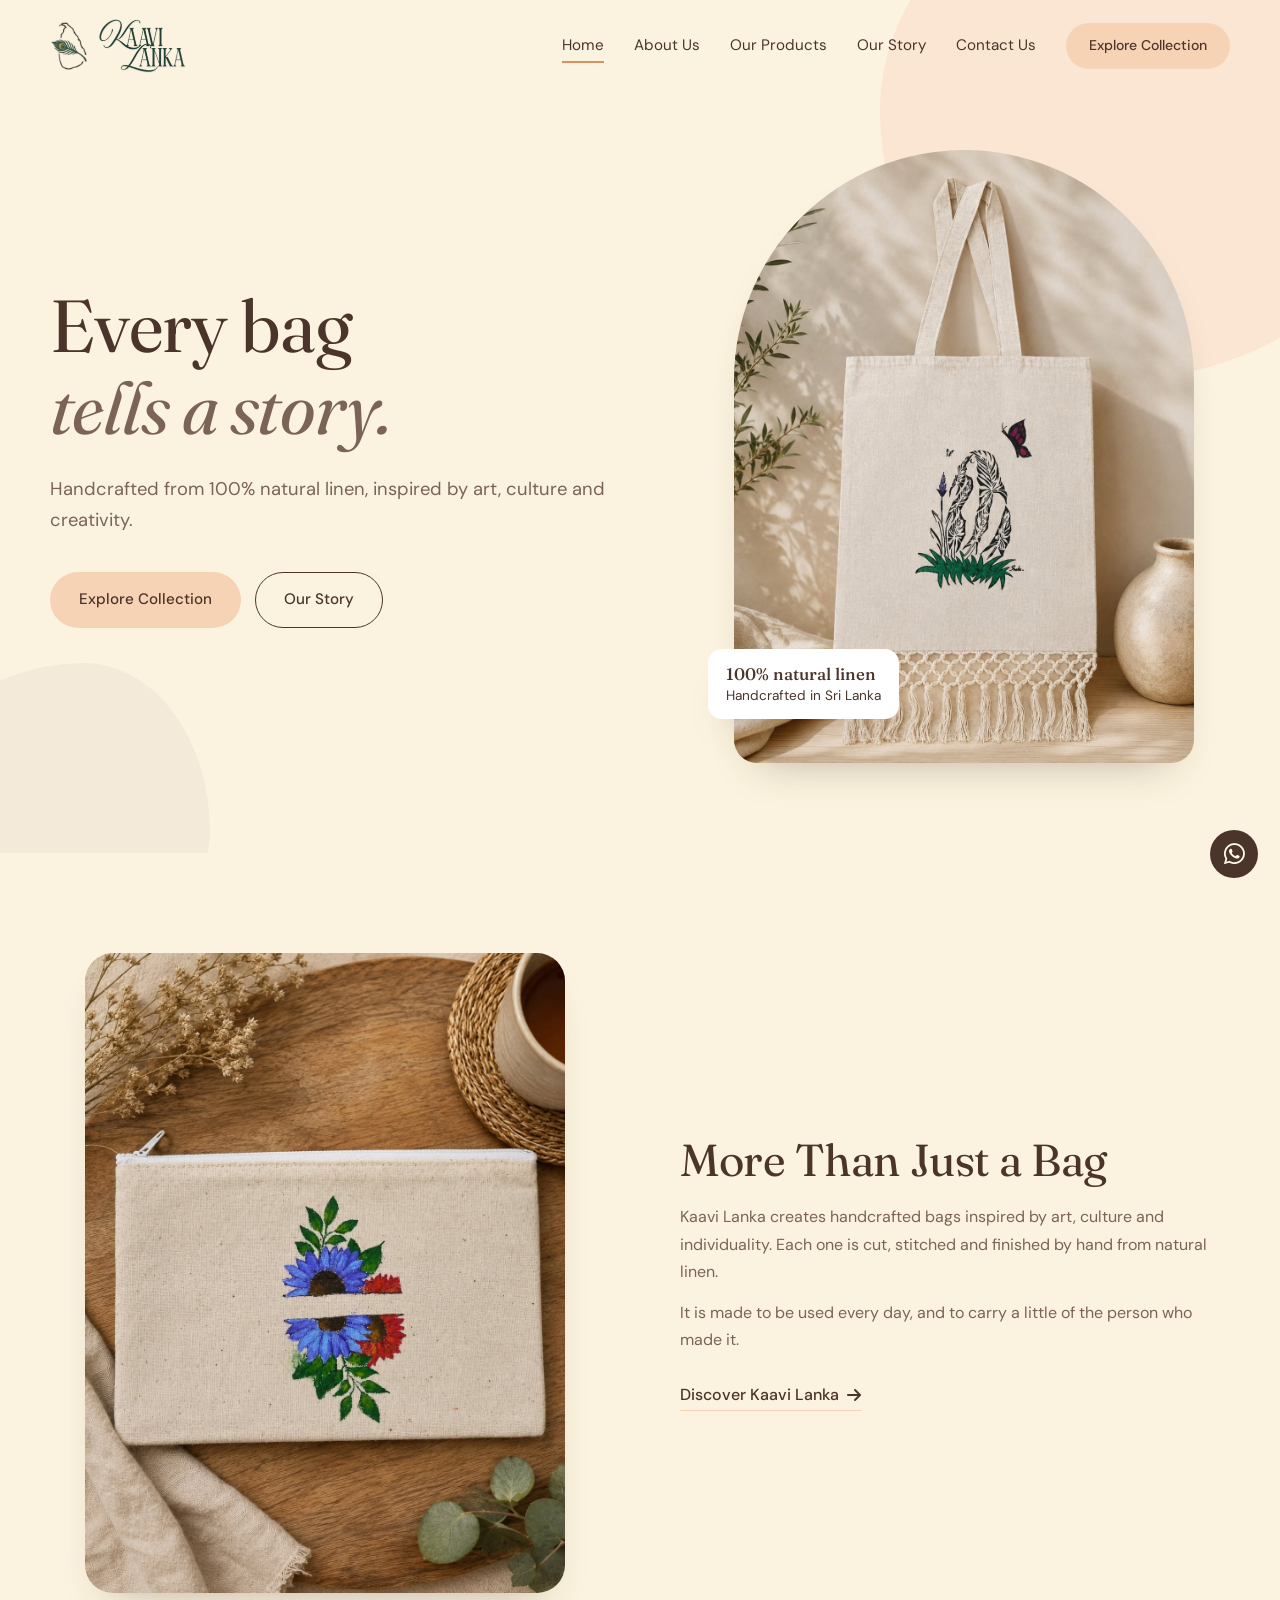
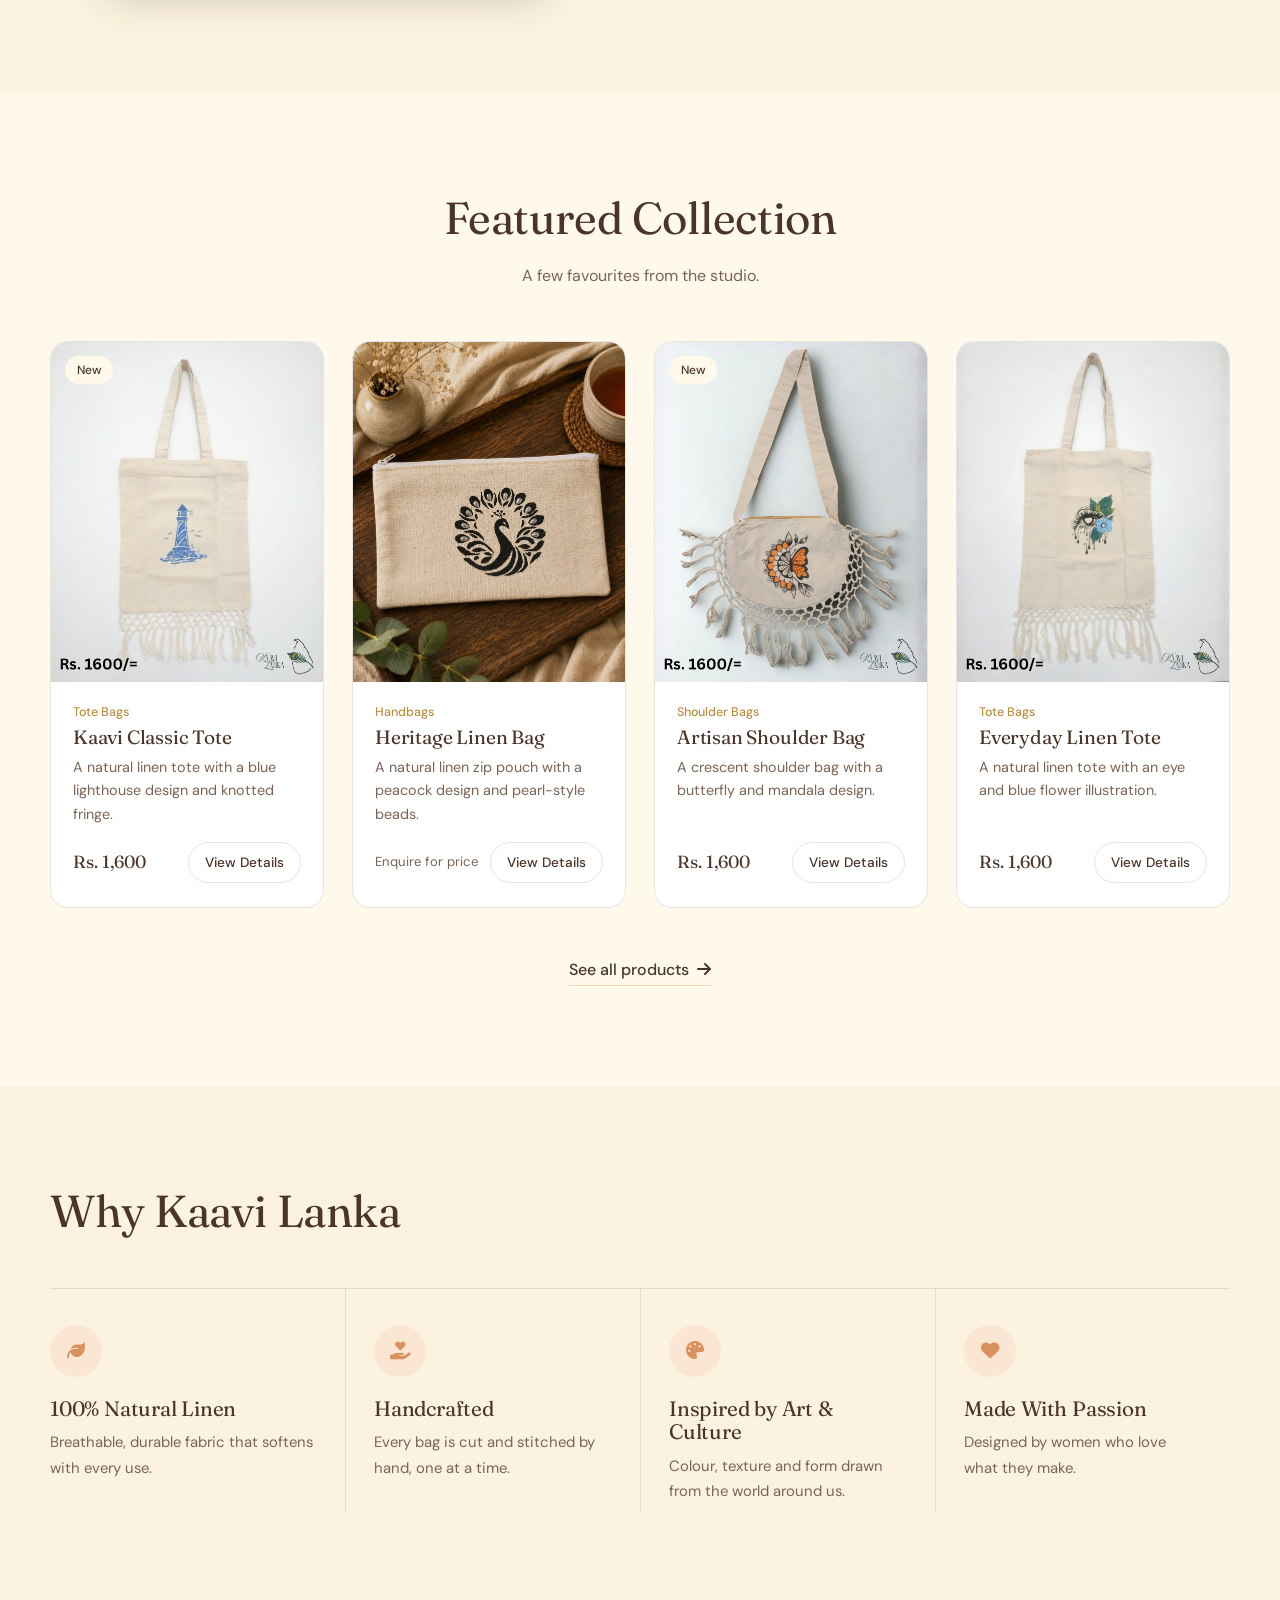
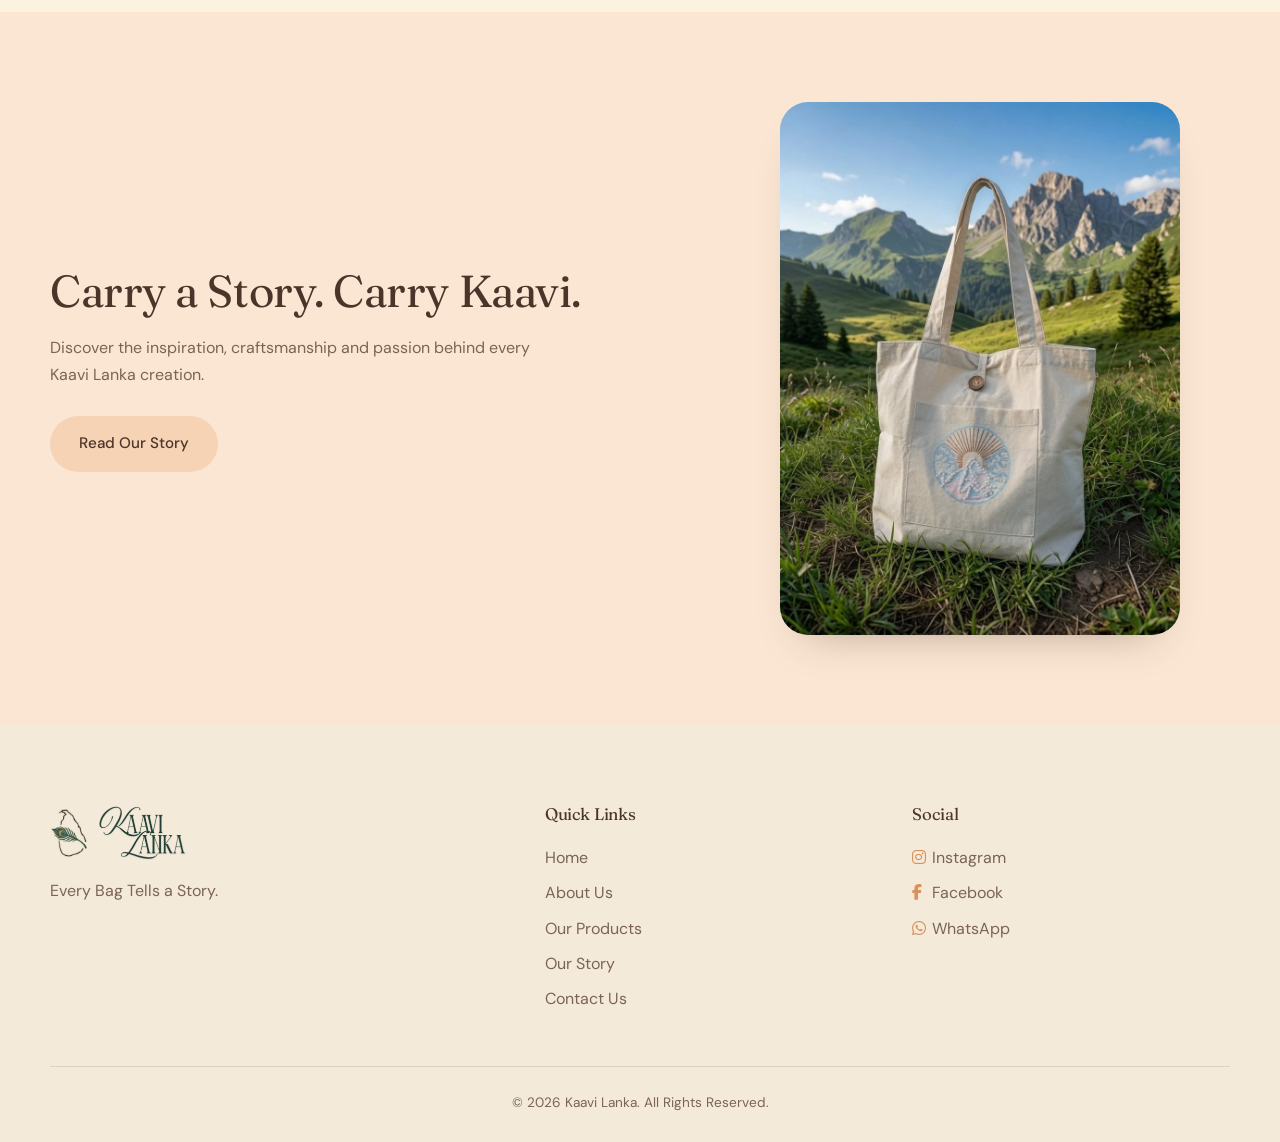
<file: index.html>
<!DOCTYPE html>
<html lang="en">
<head>
<meta charset="UTF-8">
<meta name="viewport" content="width=device-width, initial-scale=1.0">
<title>Kaavi Lanka | Every Bag Tells a Story</title>
<meta name="description" content="Kaavi Lanka makes handcrafted bags from 100% natural linen, inspired by art, culture and creativity.">
<meta name="author" content="Kaavi Lanka">
<meta property="og:title" content="Kaavi Lanka | Every Bag Tells a Story">
<meta property="og:description" content="Kaavi Lanka makes handcrafted bags from 100% natural linen, inspired by art, culture and creativity.">
<meta property="og:type" content="website">
<meta property="og:image" content="assets/images/tote-meadow-butterfly.jpg">
<link rel="icon" href="assets/images/favicon.png" type="image/png">
<link rel="preconnect" href="https://fonts.googleapis.com">
<link rel="preconnect" href="https://fonts.gstatic.com" crossorigin>
<link href="https://fonts.googleapis.com/css2?family=DM+Sans:wght@400;500;600&family=Fraunces:ital,opsz,wght@0,9..144,400;0,9..144,500;1,9..144,400&display=swap" rel="stylesheet">
<link rel="stylesheet" href="https://cdnjs.cloudflare.com/ajax/libs/font-awesome/6.5.2/css/all.min.css">
<link rel="stylesheet" href="style.css">
<script>document.documentElement.classList.add("js")</script>
</head>
<body class="is-loading">

<div class="preloader" id="preloader"><img src="assets/images/logo-emblem.png" alt="Kaavi Lanka" width="416" height="552"></div>

<!-- ================= NAVBAR ================= -->
<header class="navbar" id="navbar">
  <div class="nav-container">
    <a href="index.html" class="brand" aria-label="Kaavi Lanka home">
      <img class="brand-mark" src="assets/images/logo-emblem.png" alt="" width="416" height="552">
      <img class="brand-word" src="assets/images/logo-wordmark.png" alt="Kaavi Lanka" width="711" height="444">
    </a>
    <nav class="nav-links" id="navLinks" aria-label="Main">
      <a href="index.html" class="active">Home</a><a href="about.html">About Us</a><a href="products.html">Our Products</a><a href="story.html">Our Story</a><a href="contact.html">Contact Us</a>
      <a href="products.html" class="btn btn-primary">Explore Collection</a>
    </nav>
    <button class="menu-toggle" id="menuToggle" aria-label="Open navigation" aria-expanded="false"><i class="fa-solid fa-bars"></i></button>
  </div>
</header>

<main>
<section class="hero" id="home">
  <div class="blob b1"></div><div class="blob b2"></div>
  <div class="container hero-grid">
    <div class="hero-copy hero-load">
      <h1 style="--i:0">Every bag<br><em>tells a story.</em></h1>
      <p style="--i:1">Handcrafted from 100% natural linen, inspired by art, culture and creativity.</p>
      <div class="hero-buttons" style="--i:2">
        <a href="products.html" class="btn btn-primary">Explore Collection</a>
        <a href="story.html" class="btn btn-outline">Our Story</a>
      </div>
    </div>
    <div class="hero-art hero-load">
      <img src="assets/images/tote-meadow-butterfly.jpg" alt="A Kaavi Lanka natural tote with a butterfly design and knotted fringe" width="1086" height="1448" style="--i:1">
      <div class="hero-tag" style="--i:3"><strong>100% natural linen</strong>Handcrafted in Sri Lanka</div>
    </div>
  </div>
</section>

<section class="section">
  <div class="container">
    <div class="split">
  <div class="media round reveal"><img src="assets/images/pouch-sunflower.jpg" alt="A natural linen zip pouch with a sunflower design beside a cup of tea" width="1086" height="1448" loading="lazy"></div>
  <div class="reveal"><h2>More Than Just a Bag</h2><p>Kaavi Lanka creates handcrafted bags inspired by art, culture and individuality. Each one is cut, stitched and finished by hand from natural linen.</p><p>It is made to be used every day, and to carry a little of the person who made it.</p><a href="about.html" class="text-link">Discover Kaavi Lanka <i class="fa-solid fa-arrow-right"></i></a></div>
</div>
  </div>
</section>

<section class="section alt">
  <div class="container">
    <div class="section-head center reveal"><h2>Featured Collection</h2><p>A few favourites from the studio.</p></div>
    <div class="products-grid" id="featuredGrid"></div>
    <div class="center" style="margin-top:48px"><a href="products.html" class="text-link">See all products <i class="fa-solid fa-arrow-right"></i></a></div>
  </div>
</section>

<section class="section">
  <div class="container">
    <div class="section-head reveal"><h2>Why Kaavi Lanka</h2></div>
    <div class="why-grid">
      <div class="why-item reveal"><div class="why-icon"><i class="fa-solid fa-leaf"></i></div><h3>100% Natural Linen</h3><p>Breathable, durable fabric that softens with every use.</p></div>
      <div class="why-item reveal"><div class="why-icon"><i class="fa-solid fa-hand-holding-heart"></i></div><h3>Handcrafted</h3><p>Every bag is cut and stitched by hand, one at a time.</p></div>
      <div class="why-item reveal"><div class="why-icon"><i class="fa-solid fa-palette"></i></div><h3>Inspired by Art &amp; Culture</h3><p>Colour, texture and form drawn from the world around us.</p></div>
      <div class="why-item reveal"><div class="why-icon"><i class="fa-solid fa-heart"></i></div><h3>Made With Passion</h3><p>Designed by women who love what they make.</p></div>
    </div>
  </div>
</section>

<section class="story-band"><div class="container story-band-grid">
  <div class="reveal"><h2>Carry a Story. Carry Kaavi.</h2><p>Discover the inspiration, craftsmanship and passion behind every Kaavi Lanka creation.</p><a href="story.html" class="btn btn-primary">Read Our Story</a></div>
  <div class="media round reveal"><img src="assets/images/tote-mountain-sunrise.jpg" alt="A Kaavi Lanka tote with an embroidered sunrise, resting on a mountain meadow" width="864" height="1152" loading="lazy"></div>
</div></section>
</main>

<!-- ================= FOOTER ================= -->
<footer class="footer">
  <div class="container">
    <div class="footer-grid">
      <div class="footer-brand">
        <a href="index.html" class="brand" aria-label="Kaavi Lanka home">
          <img class="brand-mark" src="assets/images/logo-emblem.png" alt="" width="416" height="552">
          <img class="brand-word" src="assets/images/logo-wordmark.png" alt="Kaavi Lanka" width="711" height="444">
    </a>
        <p>Every Bag Tells a Story.</p>
      </div>
      <div class="footer-links"><h4>Quick Links</h4><a href="index.html">Home</a><a href="about.html">About Us</a><a href="products.html">Our Products</a><a href="story.html">Our Story</a><a href="contact.html">Contact Us</a></div>
      <div class="footer-links"><h4>Social</h4>
        <a data-social="instagram" href="#"><i class="fa-brands fa-instagram"></i>Instagram</a>
        <a data-social="facebook" href="#"><i class="fa-brands fa-facebook-f"></i>Facebook</a>
        <a data-wa="Hello Kaavi Lanka, I would like to know more about your bags." href="#"><i class="fa-brands fa-whatsapp"></i>WhatsApp</a>
      </div>
    </div>
    <div class="footer-bottom"><p>© 2026 Kaavi Lanka. All Rights Reserved.</p></div>
  </div>
</footer>

<button class="back-to-top" id="backToTop" aria-label="Back to top"><i class="fa-solid fa-arrow-up"></i></button>
<a data-wa="Hello Kaavi Lanka, I would like to know more about your bags." href="#" class="whatsapp-float" aria-label="Chat with us on WhatsApp"><i class="fa-brands fa-whatsapp"></i></a>

<script src="script.js"></script>
</body>
</html>
</file>
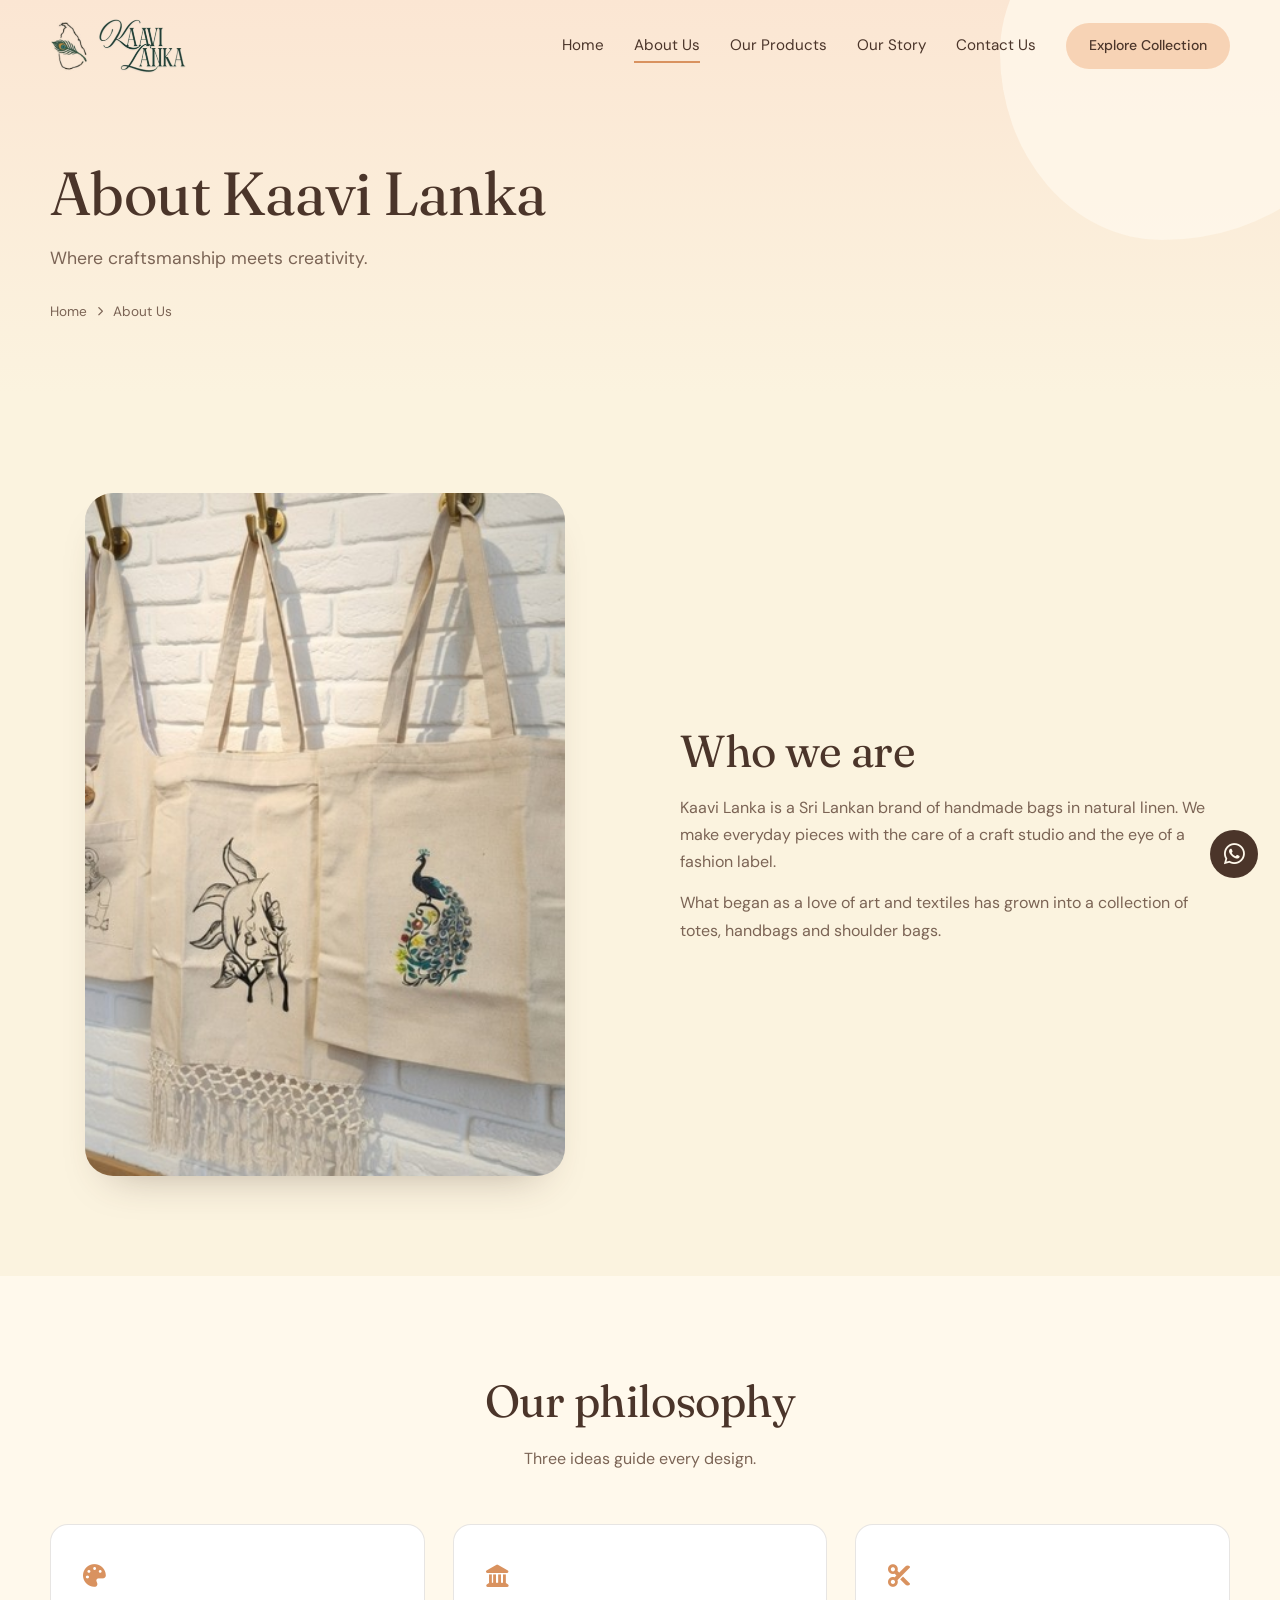
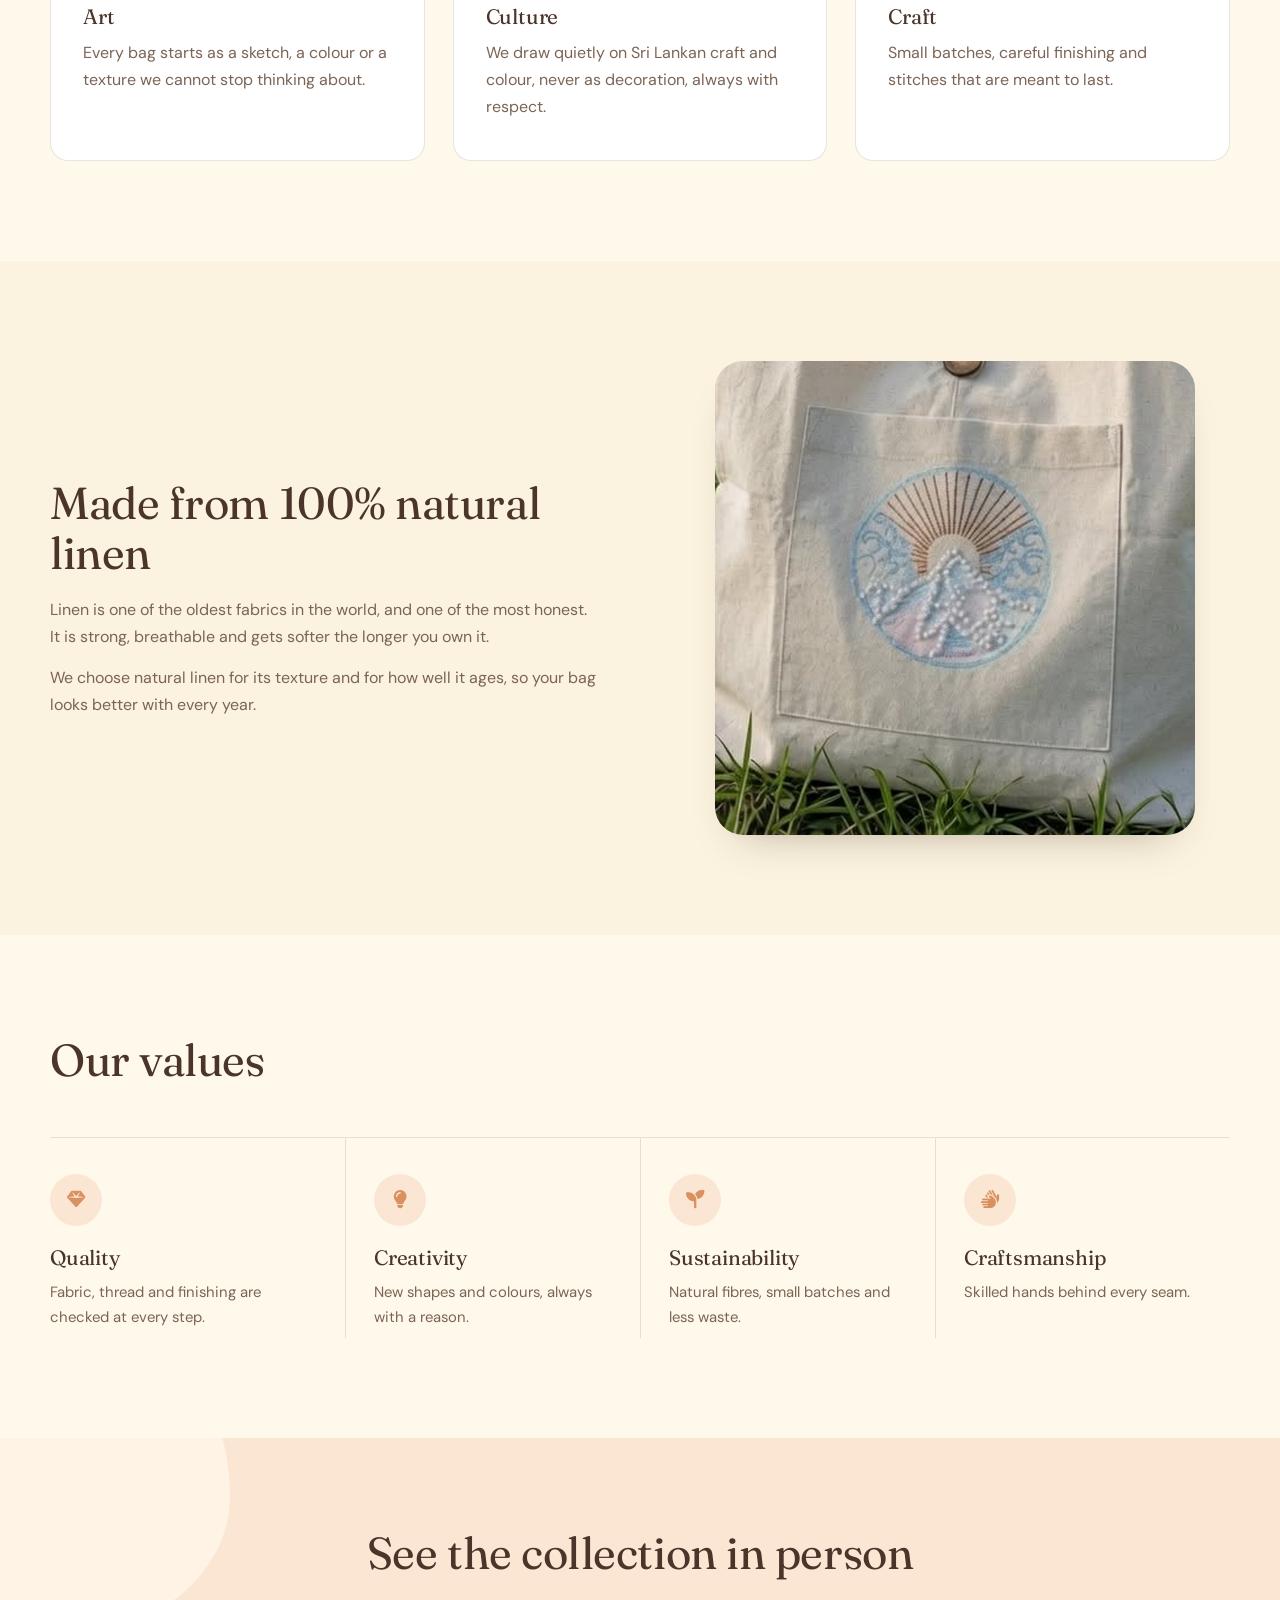
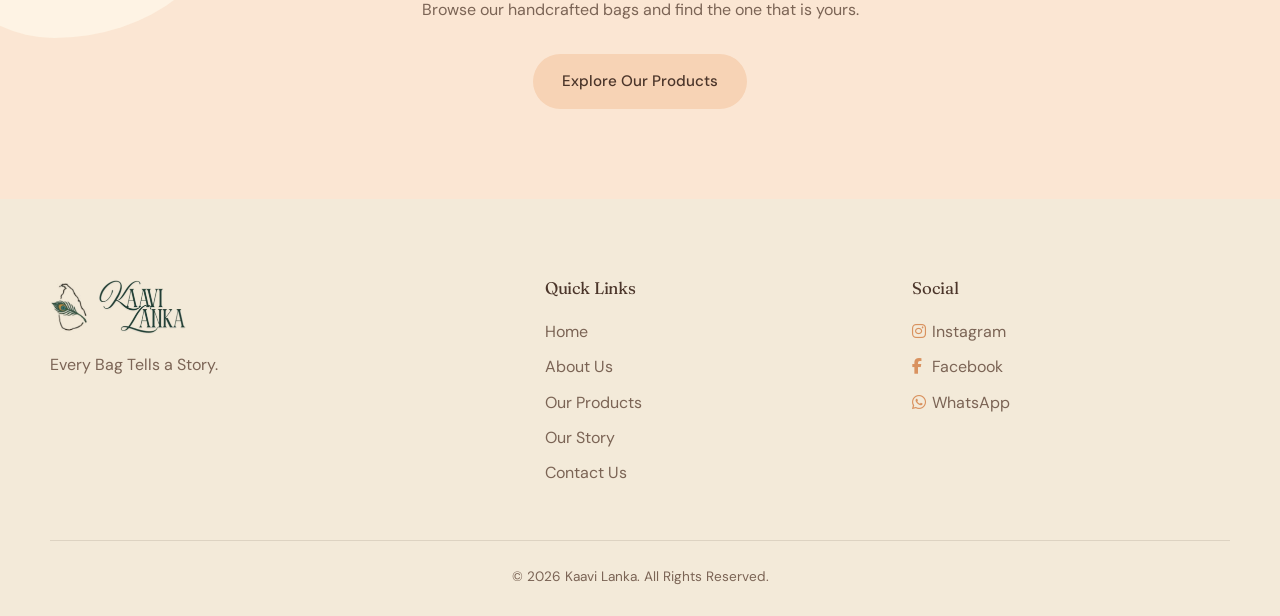
<file: about.html>
<!DOCTYPE html>
<html lang="en">
<head>
<meta charset="UTF-8">
<meta name="viewport" content="width=device-width, initial-scale=1.0">
<title>About Kaavi Lanka</title>
<meta name="description" content="Kaavi Lanka is a Sri Lankan brand of handmade natural linen bags, where craftsmanship meets creativity.">
<meta name="author" content="Kaavi Lanka">
<meta property="og:title" content="About Kaavi Lanka">
<meta property="og:description" content="Kaavi Lanka is a Sri Lankan brand of handmade natural linen bags, where craftsmanship meets creativity.">
<meta property="og:type" content="website">
<meta property="og:image" content="assets/images/tote-meadow-butterfly.jpg">
<link rel="icon" href="assets/images/favicon.png" type="image/png">
<link rel="preconnect" href="https://fonts.googleapis.com">
<link rel="preconnect" href="https://fonts.gstatic.com" crossorigin>
<link href="https://fonts.googleapis.com/css2?family=DM+Sans:wght@400;500;600&family=Fraunces:ital,opsz,wght@0,9..144,400;0,9..144,500;1,9..144,400&display=swap" rel="stylesheet">
<link rel="stylesheet" href="https://cdnjs.cloudflare.com/ajax/libs/font-awesome/6.5.2/css/all.min.css">
<link rel="stylesheet" href="style.css">
<script>document.documentElement.classList.add("js")</script>
</head>
<body class="is-loading">

<div class="preloader" id="preloader"><img src="assets/images/logo-emblem.png" alt="Kaavi Lanka" width="416" height="552"></div>

<!-- ================= NAVBAR ================= -->
<header class="navbar" id="navbar">
  <div class="nav-container">
    <a href="index.html" class="brand" aria-label="Kaavi Lanka home">
      <img class="brand-mark" src="assets/images/logo-emblem.png" alt="" width="416" height="552">
      <img class="brand-word" src="assets/images/logo-wordmark.png" alt="Kaavi Lanka" width="711" height="444">
    </a>
    <nav class="nav-links" id="navLinks" aria-label="Main">
      <a href="index.html">Home</a><a href="about.html" class="active">About Us</a><a href="products.html">Our Products</a><a href="story.html">Our Story</a><a href="contact.html">Contact Us</a>
      <a href="products.html" class="btn btn-primary">Explore Collection</a>
    </nav>
    <button class="menu-toggle" id="menuToggle" aria-label="Open navigation" aria-expanded="false"><i class="fa-solid fa-bars"></i></button>
  </div>
</header>

<main>
<section class="page-header">
  <div class="blob"></div>
  <div class="container">
    <h1>About Kaavi Lanka</h1>
    <p>Where craftsmanship meets creativity.</p>
    <div class="breadcrumb"><a href="index.html">Home</a><i class="fa-solid fa-chevron-right"></i><span>About Us</span></div>
  </div>
</section>
<section class="section"><div class="container">
  <div class="split">
  <div class="media round reveal"><img src="assets/images/store-display-bags.jpg" alt="Three Kaavi Lanka bags hanging on hooks against a white brick wall" width="380" height="541" loading="lazy"></div>
  <div class="reveal"><h2>Who we are</h2><p>Kaavi Lanka is a Sri Lankan brand of handmade bags in natural linen. We make everyday pieces with the care of a craft studio and the eye of a fashion label.</p><p>What began as a love of art and textiles has grown into a collection of totes, handbags and shoulder bags.</p></div>
</div>
</div></section>

<section class="section alt"><div class="container">
  <div class="section-head center reveal"><h2>Our philosophy</h2><p>Three ideas guide every design.</p></div>
  <div class="trio">
    <div class="trio-item reveal"><i class="fa-solid fa-palette"></i><h3>Art</h3><p>Every bag starts as a sketch, a colour or a texture we cannot stop thinking about.</p></div>
    <div class="trio-item reveal"><i class="fa-solid fa-landmark"></i><h3>Culture</h3><p>We draw quietly on Sri Lankan craft and colour, never as decoration, always with respect.</p></div>
    <div class="trio-item reveal"><i class="fa-solid fa-scissors"></i><h3>Craft</h3><p>Small batches, careful finishing and stitches that are meant to last.</p></div>
  </div>
</div></section>

<section class="section"><div class="container">
  <div class="split reverse">
  <div class="media round reveal"><img src="assets/images/detail-pocket-embroidery.jpg" alt="Close-up of a natural fabric pocket with an embroidered sunrise and a button" width="810" height="800" loading="lazy"></div>
  <div class="reveal"><h2>Made from 100% natural linen</h2><p>Linen is one of the oldest fabrics in the world, and one of the most honest. It is strong, breathable and gets softer the longer you own it.</p><p>We choose natural linen for its texture and for how well it ages, so your bag looks better with every year.</p></div>
</div>
</div></section>

<section class="section alt"><div class="container">
  <div class="section-head reveal"><h2>Our values</h2></div>
  <div class="why-grid">
    <div class="why-item reveal"><div class="why-icon"><i class="fa-solid fa-gem"></i></div><h3>Quality</h3><p>Fabric, thread and finishing are checked at every step.</p></div>
    <div class="why-item reveal"><div class="why-icon"><i class="fa-solid fa-lightbulb"></i></div><h3>Creativity</h3><p>New shapes and colours, always with a reason.</p></div>
    <div class="why-item reveal"><div class="why-icon"><i class="fa-solid fa-seedling"></i></div><h3>Sustainability</h3><p>Natural fibres, small batches and less waste.</p></div>
    <div class="why-item reveal"><div class="why-icon"><i class="fa-solid fa-hands"></i></div><h3>Craftsmanship</h3><p>Skilled hands behind every seam.</p></div>
  </div>
</div></section>

<section class="cta-banner">
  <div class="blob"></div>
  <div class="container reveal">
    <h2>See the collection in person</h2>
    <p>Browse our handcrafted bags and find the one that is yours.</p>
    <div class="cta-buttons"><a href="products.html" class="btn btn-primary">Explore Our Products</a></div>
  </div>
</section>
</main>

<!-- ================= FOOTER ================= -->
<footer class="footer">
  <div class="container">
    <div class="footer-grid">
      <div class="footer-brand">
        <a href="index.html" class="brand" aria-label="Kaavi Lanka home">
          <img class="brand-mark" src="assets/images/logo-emblem.png" alt="" width="416" height="552">
          <img class="brand-word" src="assets/images/logo-wordmark.png" alt="Kaavi Lanka" width="711" height="444">
    </a>
        <p>Every Bag Tells a Story.</p>
      </div>
      <div class="footer-links"><h4>Quick Links</h4><a href="index.html">Home</a><a href="about.html">About Us</a><a href="products.html">Our Products</a><a href="story.html">Our Story</a><a href="contact.html">Contact Us</a></div>
      <div class="footer-links"><h4>Social</h4>
        <a data-social="instagram" href="#"><i class="fa-brands fa-instagram"></i>Instagram</a>
        <a data-social="facebook" href="#"><i class="fa-brands fa-facebook-f"></i>Facebook</a>
        <a data-wa="Hello Kaavi Lanka, I would like to know more about your bags." href="#"><i class="fa-brands fa-whatsapp"></i>WhatsApp</a>
      </div>
    </div>
    <div class="footer-bottom"><p>© 2026 Kaavi Lanka. All Rights Reserved.</p></div>
  </div>
</footer>

<button class="back-to-top" id="backToTop" aria-label="Back to top"><i class="fa-solid fa-arrow-up"></i></button>
<a data-wa="Hello Kaavi Lanka, I would like to know more about your bags." href="#" class="whatsapp-float" aria-label="Chat with us on WhatsApp"><i class="fa-brands fa-whatsapp"></i></a>

<script src="script.js"></script>
</body>
</html>
</file>
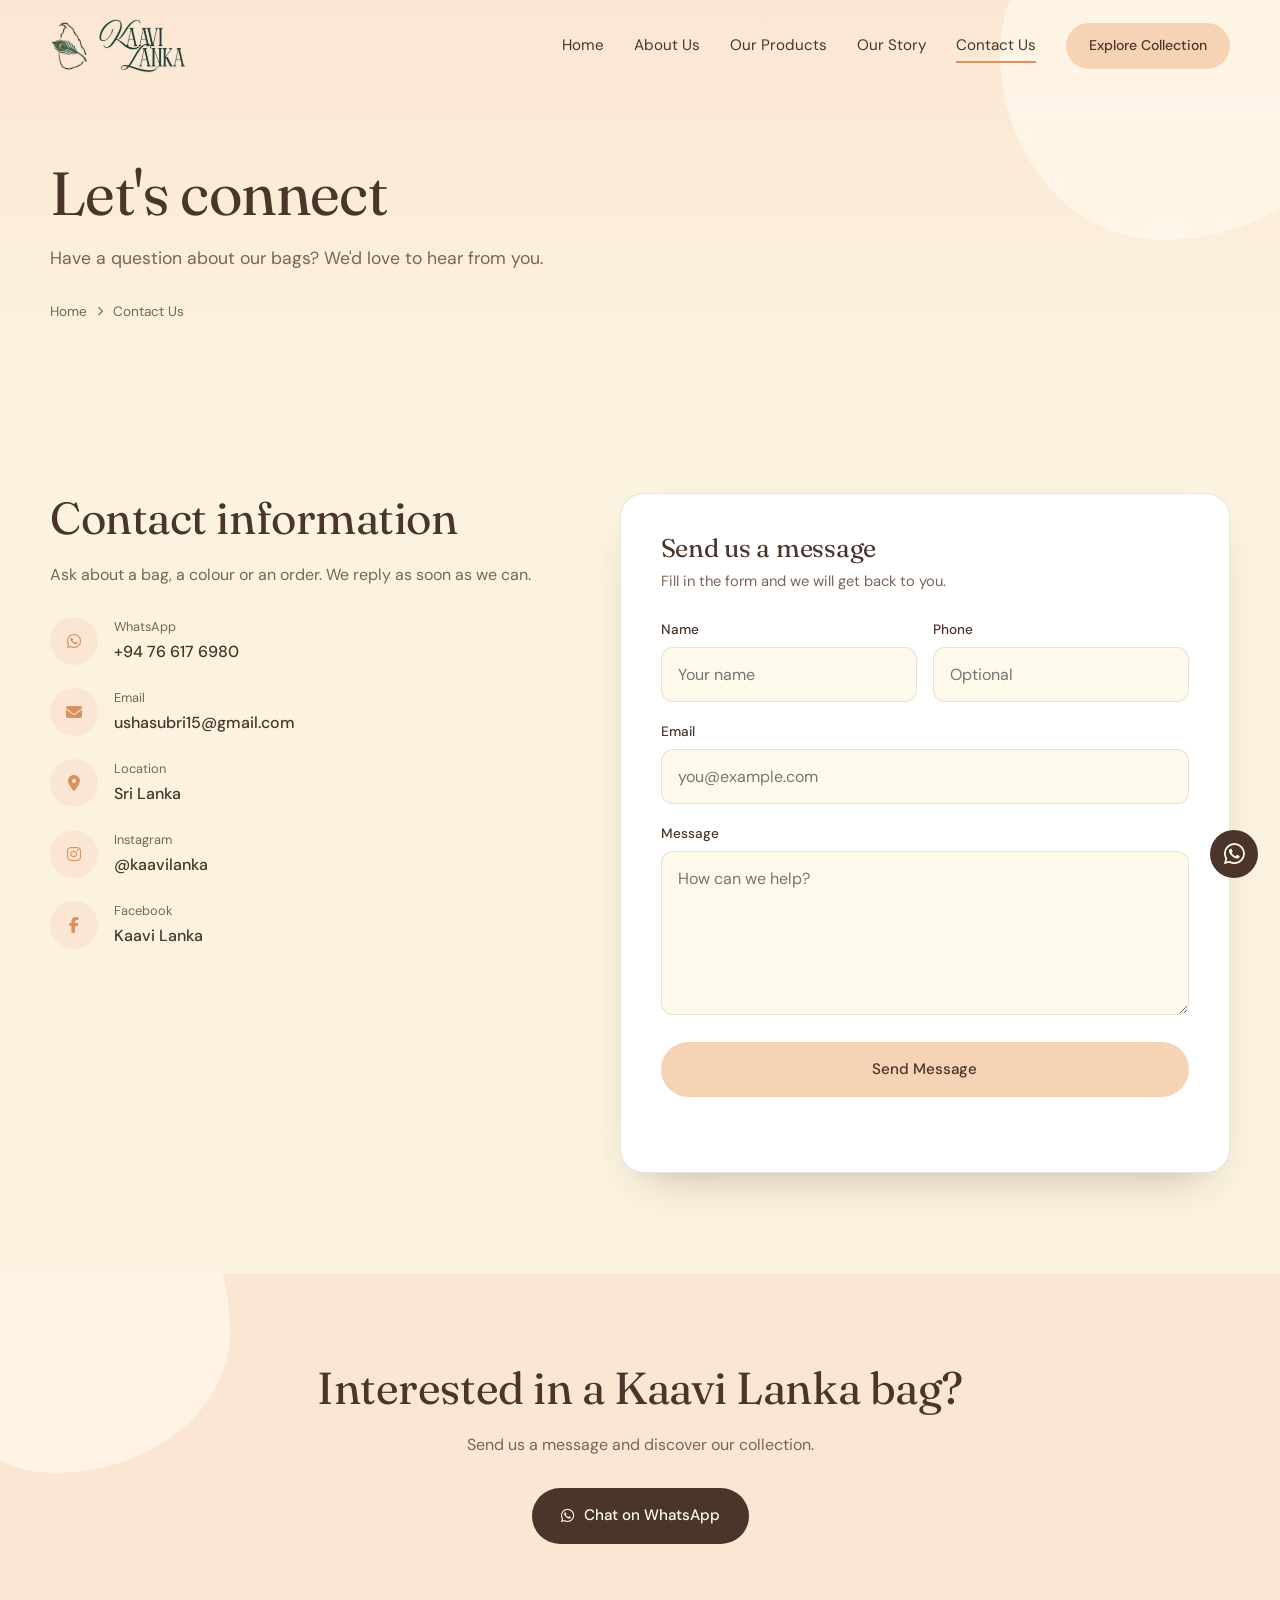
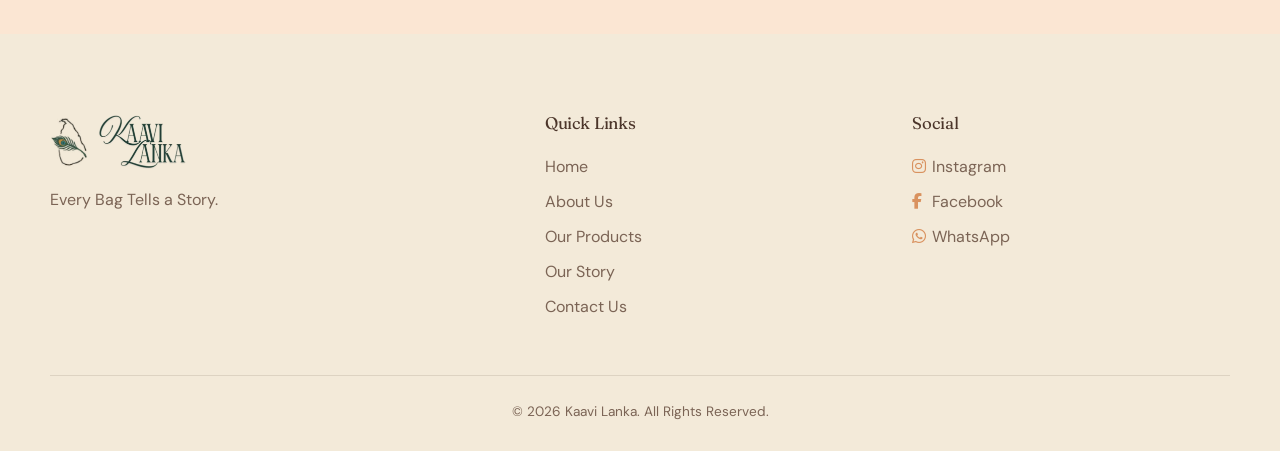
<file: contact.html>
<!DOCTYPE html>
<html lang="en">
<head>
<meta charset="UTF-8">
<meta name="viewport" content="width=device-width, initial-scale=1.0">
<title>Contact Us | Kaavi Lanka</title>
<meta name="description" content="Have a question about our bags? Contact Kaavi Lanka on WhatsApp, email or through our form.">
<meta name="author" content="Kaavi Lanka">
<meta property="og:title" content="Contact Us | Kaavi Lanka">
<meta property="og:description" content="Have a question about our bags? Contact Kaavi Lanka on WhatsApp, email or through our form.">
<meta property="og:type" content="website">
<meta property="og:image" content="assets/images/tote-meadow-butterfly.jpg">
<link rel="icon" href="assets/images/favicon.png" type="image/png">
<link rel="preconnect" href="https://fonts.googleapis.com">
<link rel="preconnect" href="https://fonts.gstatic.com" crossorigin>
<link href="https://fonts.googleapis.com/css2?family=DM+Sans:wght@400;500;600&family=Fraunces:ital,opsz,wght@0,9..144,400;0,9..144,500;1,9..144,400&display=swap" rel="stylesheet">
<link rel="stylesheet" href="https://cdnjs.cloudflare.com/ajax/libs/font-awesome/6.5.2/css/all.min.css">
<link rel="stylesheet" href="style.css">
<script>document.documentElement.classList.add("js")</script>
</head>
<body class="is-loading">

<div class="preloader" id="preloader"><img src="assets/images/logo-emblem.png" alt="Kaavi Lanka" width="416" height="552"></div>

<!-- ================= NAVBAR ================= -->
<header class="navbar" id="navbar">
  <div class="nav-container">
    <a href="index.html" class="brand" aria-label="Kaavi Lanka home">
      <img class="brand-mark" src="assets/images/logo-emblem.png" alt="" width="416" height="552">
      <img class="brand-word" src="assets/images/logo-wordmark.png" alt="Kaavi Lanka" width="711" height="444">
    </a>
    <nav class="nav-links" id="navLinks" aria-label="Main">
      <a href="index.html">Home</a><a href="about.html">About Us</a><a href="products.html">Our Products</a><a href="story.html">Our Story</a><a href="contact.html" class="active">Contact Us</a>
      <a href="products.html" class="btn btn-primary">Explore Collection</a>
    </nav>
    <button class="menu-toggle" id="menuToggle" aria-label="Open navigation" aria-expanded="false"><i class="fa-solid fa-bars"></i></button>
  </div>
</header>

<main>
<section class="page-header">
  <div class="blob"></div>
  <div class="container">
    <h1>Let's connect</h1>
    <p>Have a question about our bags? We'd love to hear from you.</p>
    <div class="breadcrumb"><a href="index.html">Home</a><i class="fa-solid fa-chevron-right"></i><span>Contact Us</span></div>
  </div>
</section>
<section class="section" id="contact"><div class="container">
  <div class="contact-wrapper">
    <div class="reveal">
      <h2>Contact information</h2>
      <p>Ask about a bag, a colour or an order. We reply as soon as we can.</p>
      <div class="contact-list">
        <div class="contact-item"><div class="contact-icon"><i class="fa-brands fa-whatsapp"></i></div><div><span>WhatsApp</span><strong><a data-wa="Hello Kaavi Lanka" href="#"><span data-phone style="display:inline;color:inherit;font-size:inherit"></span></a></strong></div></div>
        <div class="contact-item"><div class="contact-icon"><i class="fa-solid fa-envelope"></i></div><div><span>Email</span><strong><a data-email="text" href="#"></a></strong></div></div>
        <div class="contact-item"><div class="contact-icon"><i class="fa-solid fa-location-dot"></i></div><div><span>Location</span><strong>Sri Lanka</strong></div></div>
        <div class="contact-item"><div class="contact-icon"><i class="fa-brands fa-instagram"></i></div><div><span>Instagram</span><strong><a data-social="instagram" href="#">@kaavilanka</a></strong></div></div>
        <div class="contact-item"><div class="contact-icon"><i class="fa-brands fa-facebook-f"></i></div><div><span>Facebook</span><strong><a data-social="facebook" href="#">Kaavi Lanka</a></strong></div></div>
      </div>
    </div>
    <div class="contact-form-wrapper reveal">
      <form action="https://api.web3forms.com/submit" method="POST" id="contactForm" novalidate>
        <!-- Optional: paste a Web3Forms access key to receive messages by email. Left empty, the form opens WhatsApp instead. -->
        <input type="hidden" name="access_key" value="">
        <input type="hidden" name="subject" value="Kaavi Lanka website message">
        <h3>Send us a message</h3>
        <p>Fill in the form and we will get back to you.</p>
        <div class="form-row">
          <div class="form-group"><label for="name">Name</label><input type="text" id="name" name="name" placeholder="Your name" autocomplete="name" required></div>
          <div class="form-group"><label for="phone">Phone</label><input type="tel" id="phone" name="phone" placeholder="Optional" autocomplete="tel"></div>
        </div>
        <div class="form-group"><label for="email">Email</label><input type="email" id="email" name="email" placeholder="you@example.com" autocomplete="email" required></div>
        <div class="form-group"><label for="message">Message</label><textarea id="message" name="message" rows="5" placeholder="How can we help?" required></textarea></div>
        <button type="submit" class="btn btn-primary form-submit">Send Message</button>
        <div id="formMessage" role="status"></div>
      </form>
    </div>
  </div>
</div></section>

<section class="cta-banner">
  <div class="blob"></div>
  <div class="container reveal">
    <h2>Interested in a Kaavi Lanka bag?</h2>
    <p>Send us a message and discover our collection.</p>
    <div class="cta-buttons"><a data-wa="Hello Kaavi Lanka, I am interested in your bags." href="#" class="btn btn-whatsapp"><i class="fa-brands fa-whatsapp"></i>Chat on WhatsApp</a></div>
  </div>
</section>
</main>

<!-- ================= FOOTER ================= -->
<footer class="footer">
  <div class="container">
    <div class="footer-grid">
      <div class="footer-brand">
        <a href="index.html" class="brand" aria-label="Kaavi Lanka home">
          <img class="brand-mark" src="assets/images/logo-emblem.png" alt="" width="416" height="552">
          <img class="brand-word" src="assets/images/logo-wordmark.png" alt="Kaavi Lanka" width="711" height="444">
    </a>
        <p>Every Bag Tells a Story.</p>
      </div>
      <div class="footer-links"><h4>Quick Links</h4><a href="index.html">Home</a><a href="about.html">About Us</a><a href="products.html">Our Products</a><a href="story.html">Our Story</a><a href="contact.html">Contact Us</a></div>
      <div class="footer-links"><h4>Social</h4>
        <a data-social="instagram" href="#"><i class="fa-brands fa-instagram"></i>Instagram</a>
        <a data-social="facebook" href="#"><i class="fa-brands fa-facebook-f"></i>Facebook</a>
        <a data-wa="Hello Kaavi Lanka, I would like to know more about your bags." href="#"><i class="fa-brands fa-whatsapp"></i>WhatsApp</a>
      </div>
    </div>
    <div class="footer-bottom"><p>© 2026 Kaavi Lanka. All Rights Reserved.</p></div>
  </div>
</footer>

<button class="back-to-top" id="backToTop" aria-label="Back to top"><i class="fa-solid fa-arrow-up"></i></button>
<a data-wa="Hello Kaavi Lanka, I would like to know more about your bags." href="#" class="whatsapp-float" aria-label="Chat with us on WhatsApp"><i class="fa-brands fa-whatsapp"></i></a>

<script src="script.js"></script>
</body>
</html>
</file>
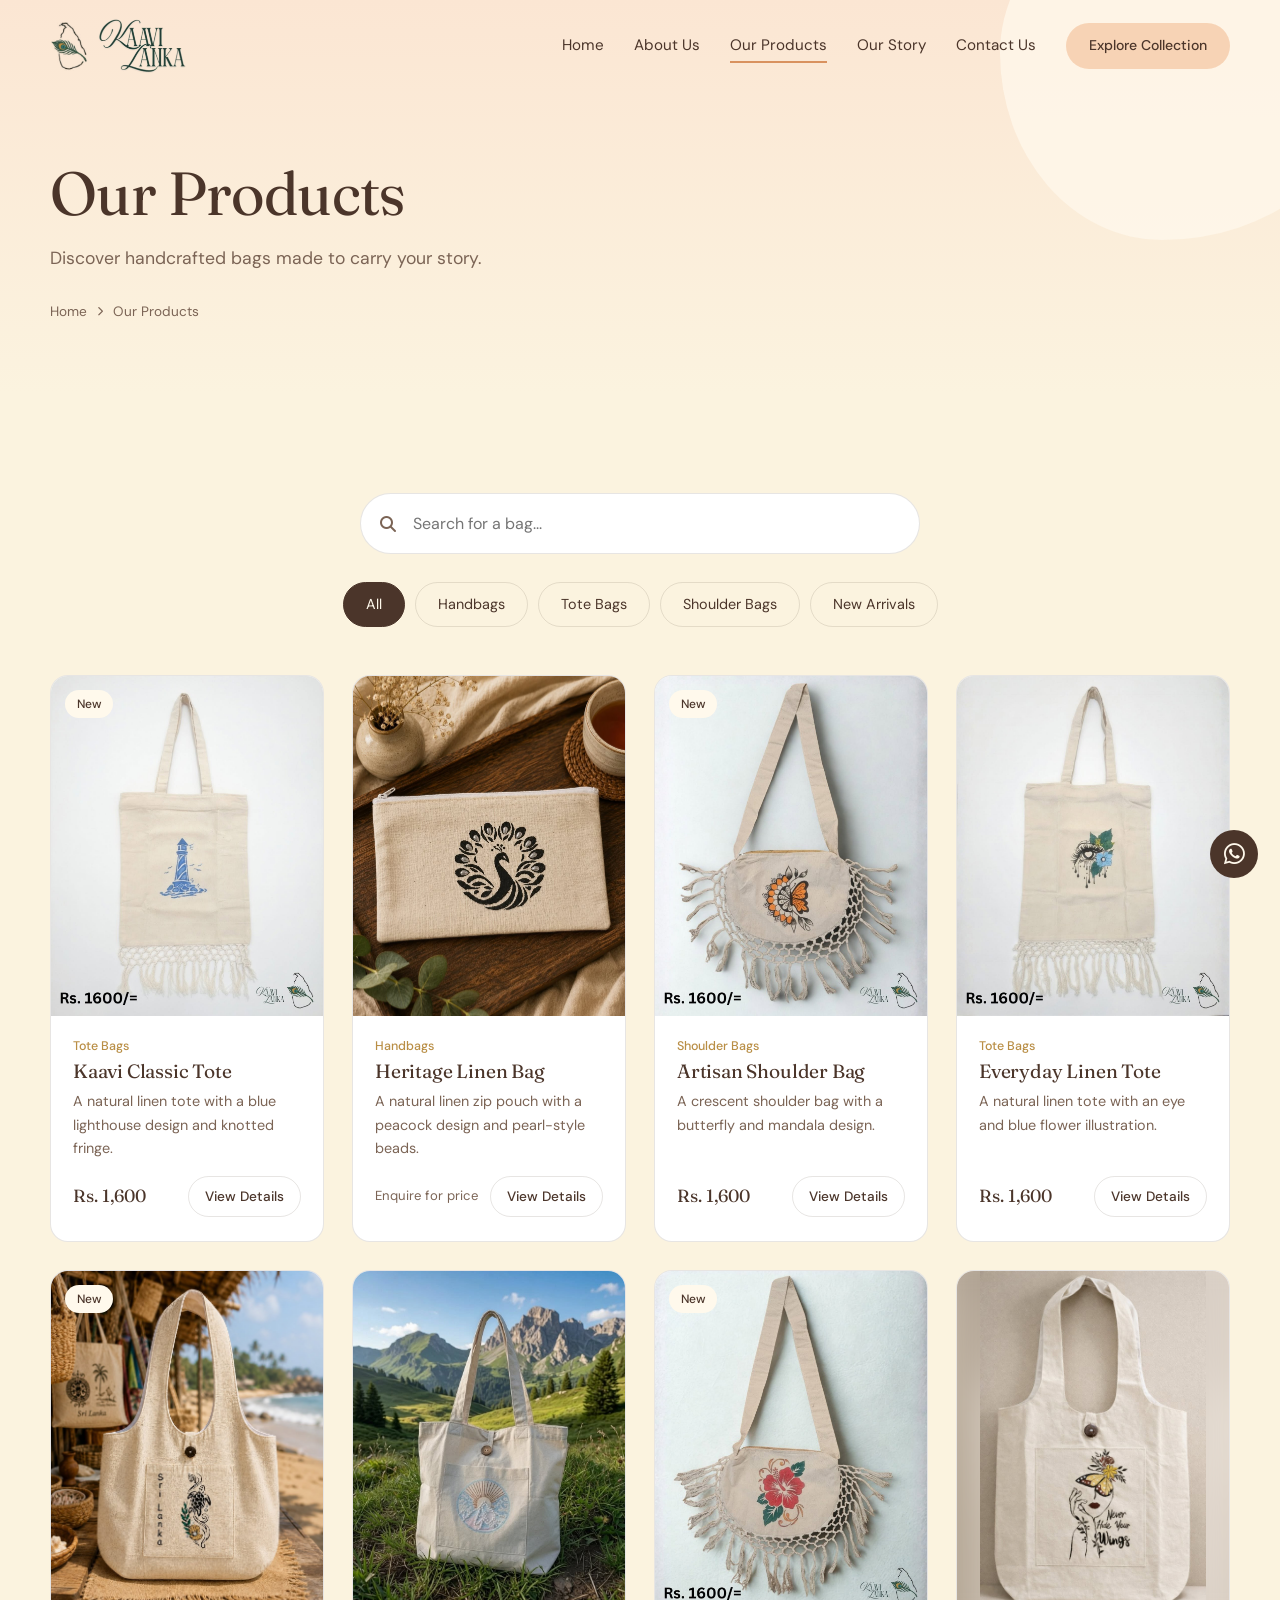
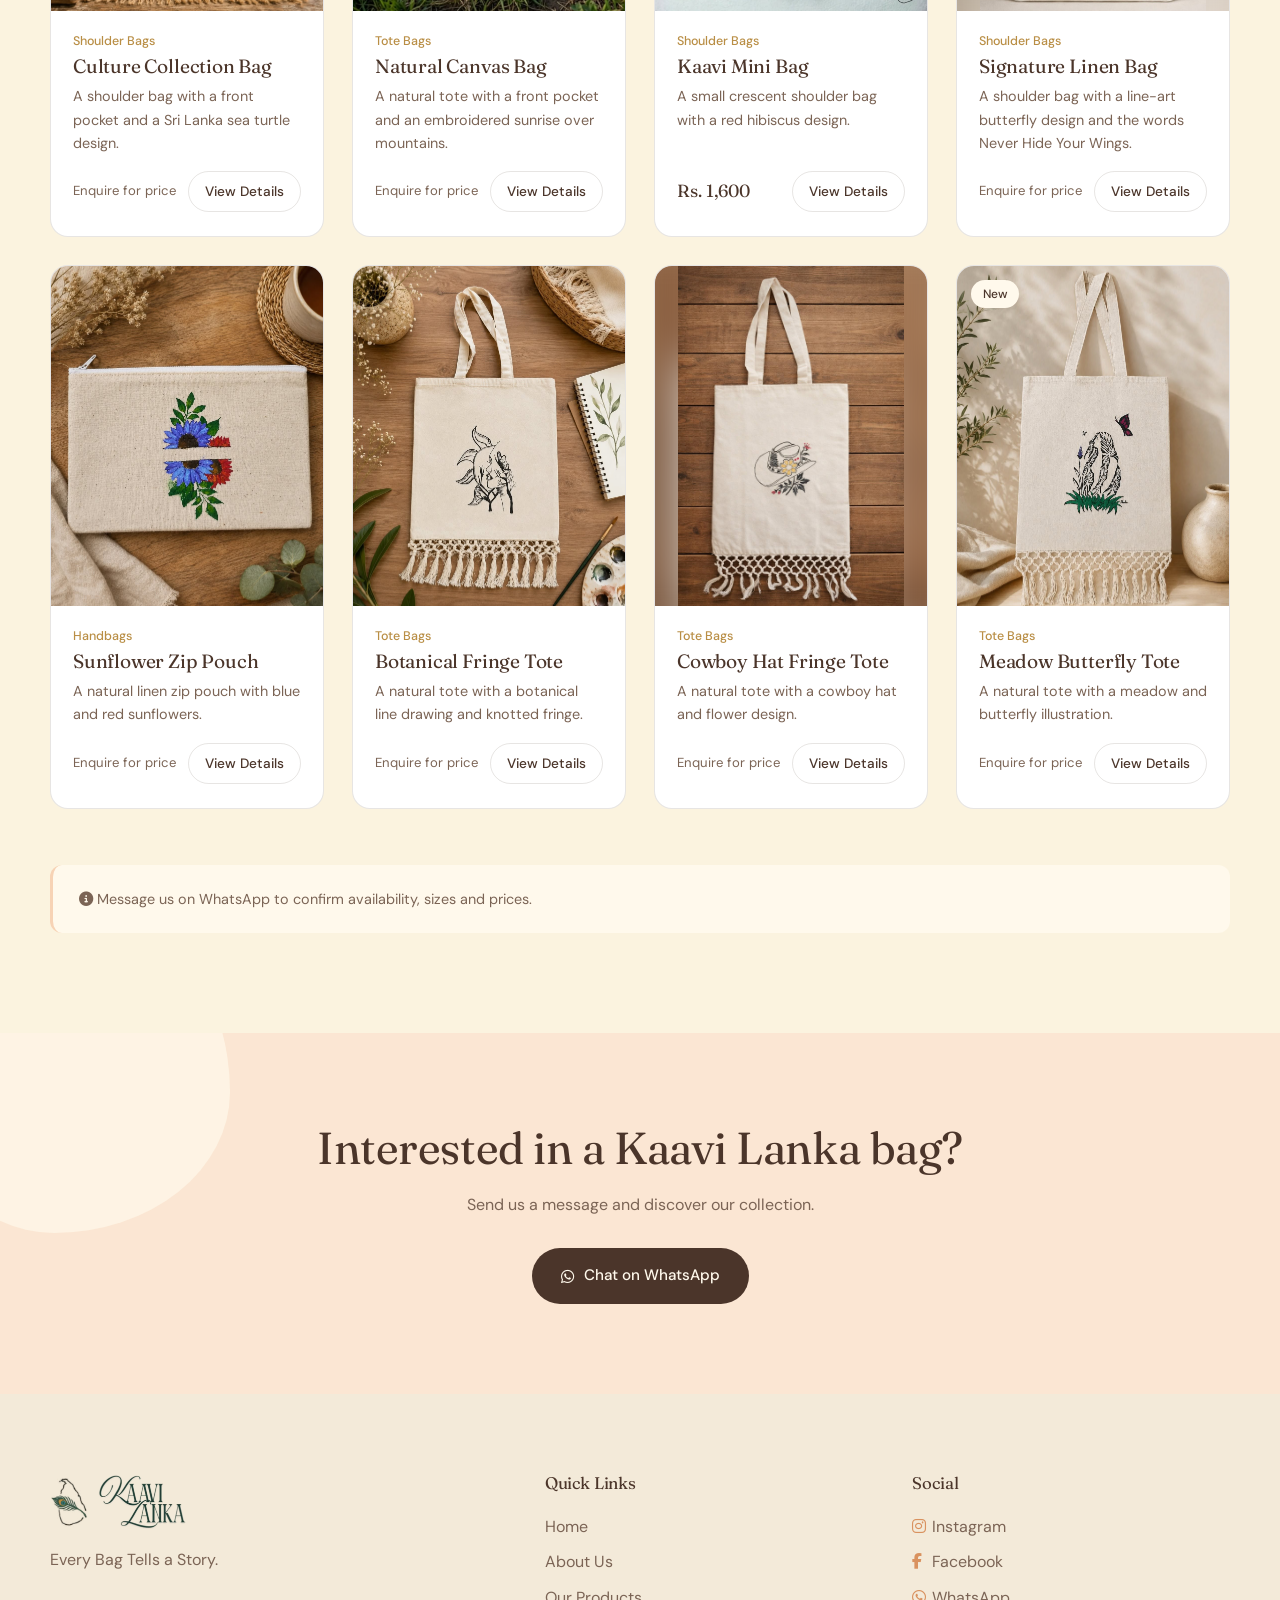
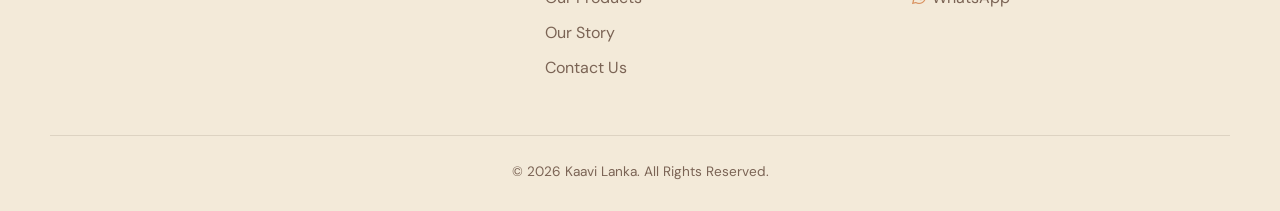
<file: products.html>
<!DOCTYPE html>
<html lang="en">
<head>
<meta charset="UTF-8">
<meta name="viewport" content="width=device-width, initial-scale=1.0">
<title>Our Products | Kaavi Lanka</title>
<meta name="description" content="Browse handcrafted natural linen handbags, tote bags and shoulder bags from Kaavi Lanka.">
<meta name="author" content="Kaavi Lanka">
<meta property="og:title" content="Our Products | Kaavi Lanka">
<meta property="og:description" content="Browse handcrafted natural linen handbags, tote bags and shoulder bags from Kaavi Lanka.">
<meta property="og:type" content="website">
<meta property="og:image" content="assets/images/tote-meadow-butterfly.jpg">
<link rel="icon" href="assets/images/favicon.png" type="image/png">
<link rel="preconnect" href="https://fonts.googleapis.com">
<link rel="preconnect" href="https://fonts.gstatic.com" crossorigin>
<link href="https://fonts.googleapis.com/css2?family=DM+Sans:wght@400;500;600&family=Fraunces:ital,opsz,wght@0,9..144,400;0,9..144,500;1,9..144,400&display=swap" rel="stylesheet">
<link rel="stylesheet" href="https://cdnjs.cloudflare.com/ajax/libs/font-awesome/6.5.2/css/all.min.css">
<link rel="stylesheet" href="style.css">
<script>document.documentElement.classList.add("js")</script>
</head>
<body class="is-loading">

<div class="preloader" id="preloader"><img src="assets/images/logo-emblem.png" alt="Kaavi Lanka" width="416" height="552"></div>

<!-- ================= NAVBAR ================= -->
<header class="navbar" id="navbar">
  <div class="nav-container">
    <a href="index.html" class="brand" aria-label="Kaavi Lanka home">
      <img class="brand-mark" src="assets/images/logo-emblem.png" alt="" width="416" height="552">
      <img class="brand-word" src="assets/images/logo-wordmark.png" alt="Kaavi Lanka" width="711" height="444">
    </a>
    <nav class="nav-links" id="navLinks" aria-label="Main">
      <a href="index.html">Home</a><a href="about.html">About Us</a><a href="products.html" class="active">Our Products</a><a href="story.html">Our Story</a><a href="contact.html">Contact Us</a>
      <a href="products.html" class="btn btn-primary">Explore Collection</a>
    </nav>
    <button class="menu-toggle" id="menuToggle" aria-label="Open navigation" aria-expanded="false"><i class="fa-solid fa-bars"></i></button>
  </div>
</header>

<main>
<section class="page-header">
  <div class="blob"></div>
  <div class="container">
    <h1>Our Products</h1>
    <p>Discover handcrafted bags made to carry your story.</p>
    <div class="breadcrumb"><a href="index.html">Home</a><i class="fa-solid fa-chevron-right"></i><span>Our Products</span></div>
  </div>
</section>
<section class="section" id="products"><div class="container">
  <div class="search-bar" role="search">
    <label for="productSearchInput" class="sr-only">Search for a bag</label>
    <i class="fa-solid fa-magnifying-glass search-bar-icon" aria-hidden="true"></i>
    <input type="search" id="productSearchInput" class="search-bar-input" placeholder="Search for a bag..." autocomplete="off">
    <button type="button" id="searchClearBtn" class="search-bar-clear" aria-label="Clear search" hidden><i class="fa-solid fa-xmark"></i></button>
  </div>
  <div class="products-toolbar" id="categoryFilters"><button class="category-btn active" type="button" data-category="All">All</button><button class="category-btn" type="button" data-category="Handbags">Handbags</button><button class="category-btn" type="button" data-category="Tote Bags">Tote Bags</button><button class="category-btn" type="button" data-category="Shoulder Bags">Shoulder Bags</button><button class="category-btn" type="button" data-category="New Arrivals">New Arrivals</button></div>
  <div class="products-grid" id="productsGrid"></div>
  <p class="info-note"><i class="fa-solid fa-circle-info"></i> Message us on WhatsApp to confirm availability, sizes and prices.</p>
</div></section>

<section class="cta-banner">
  <div class="blob"></div>
  <div class="container reveal">
    <h2>Interested in a Kaavi Lanka bag?</h2>
    <p>Send us a message and discover our collection.</p>
    <div class="cta-buttons"><a data-wa="Hello Kaavi Lanka, I am interested in your bags." href="#" class="btn btn-whatsapp"><i class="fa-brands fa-whatsapp"></i>Chat on WhatsApp</a></div>
  </div>
</section>
</main>

<!-- ================= FOOTER ================= -->
<footer class="footer">
  <div class="container">
    <div class="footer-grid">
      <div class="footer-brand">
        <a href="index.html" class="brand" aria-label="Kaavi Lanka home">
          <img class="brand-mark" src="assets/images/logo-emblem.png" alt="" width="416" height="552">
          <img class="brand-word" src="assets/images/logo-wordmark.png" alt="Kaavi Lanka" width="711" height="444">
    </a>
        <p>Every Bag Tells a Story.</p>
      </div>
      <div class="footer-links"><h4>Quick Links</h4><a href="index.html">Home</a><a href="about.html">About Us</a><a href="products.html">Our Products</a><a href="story.html">Our Story</a><a href="contact.html">Contact Us</a></div>
      <div class="footer-links"><h4>Social</h4>
        <a data-social="instagram" href="#"><i class="fa-brands fa-instagram"></i>Instagram</a>
        <a data-social="facebook" href="#"><i class="fa-brands fa-facebook-f"></i>Facebook</a>
        <a data-wa="Hello Kaavi Lanka, I would like to know more about your bags." href="#"><i class="fa-brands fa-whatsapp"></i>WhatsApp</a>
      </div>
    </div>
    <div class="footer-bottom"><p>© 2026 Kaavi Lanka. All Rights Reserved.</p></div>
  </div>
</footer>

<button class="back-to-top" id="backToTop" aria-label="Back to top"><i class="fa-solid fa-arrow-up"></i></button>
<a data-wa="Hello Kaavi Lanka, I would like to know more about your bags." href="#" class="whatsapp-float" aria-label="Chat with us on WhatsApp"><i class="fa-brands fa-whatsapp"></i></a>
<div class="modal" id="detailsModal" role="dialog" aria-modal="true" aria-labelledby="detailsModalTitle">
  <div class="modal-backdrop"></div>
  <div class="details-modal-box">
    <button class="modal-close" id="detailsModalClose" aria-label="Close"><i class="fa-solid fa-xmark"></i></button>
    <div class="details-modal-image" id="detailsModalImage"></div>
    <div class="details-modal-body">
      <span class="product-cat" id="detailsModalCategory"></span>
      <h3 id="detailsModalTitle">Product</h3>
      <p id="detailsModalDescription"></p>
      <dl class="spec">
        <div><dt>Material</dt><dd>100% natural linen</dd></div>
        <div><dt>Size</dt><dd id="detailsModalSize"></dd></div>
        <div><dt>Colours</dt><dd class="swatches" id="detailsModalColours"></dd></div>
      </dl>
      <div class="modal-price" id="detailsModalPrice"></div>
      <a id="detailsModalWhatsapp" href="#" target="_blank" rel="noopener" class="btn btn-whatsapp"><i class="fa-brands fa-whatsapp"></i>Enquire on WhatsApp</a>
    </div>
  </div>
</div>
<script src="script.js"></script>
</body>
</html>
</file>
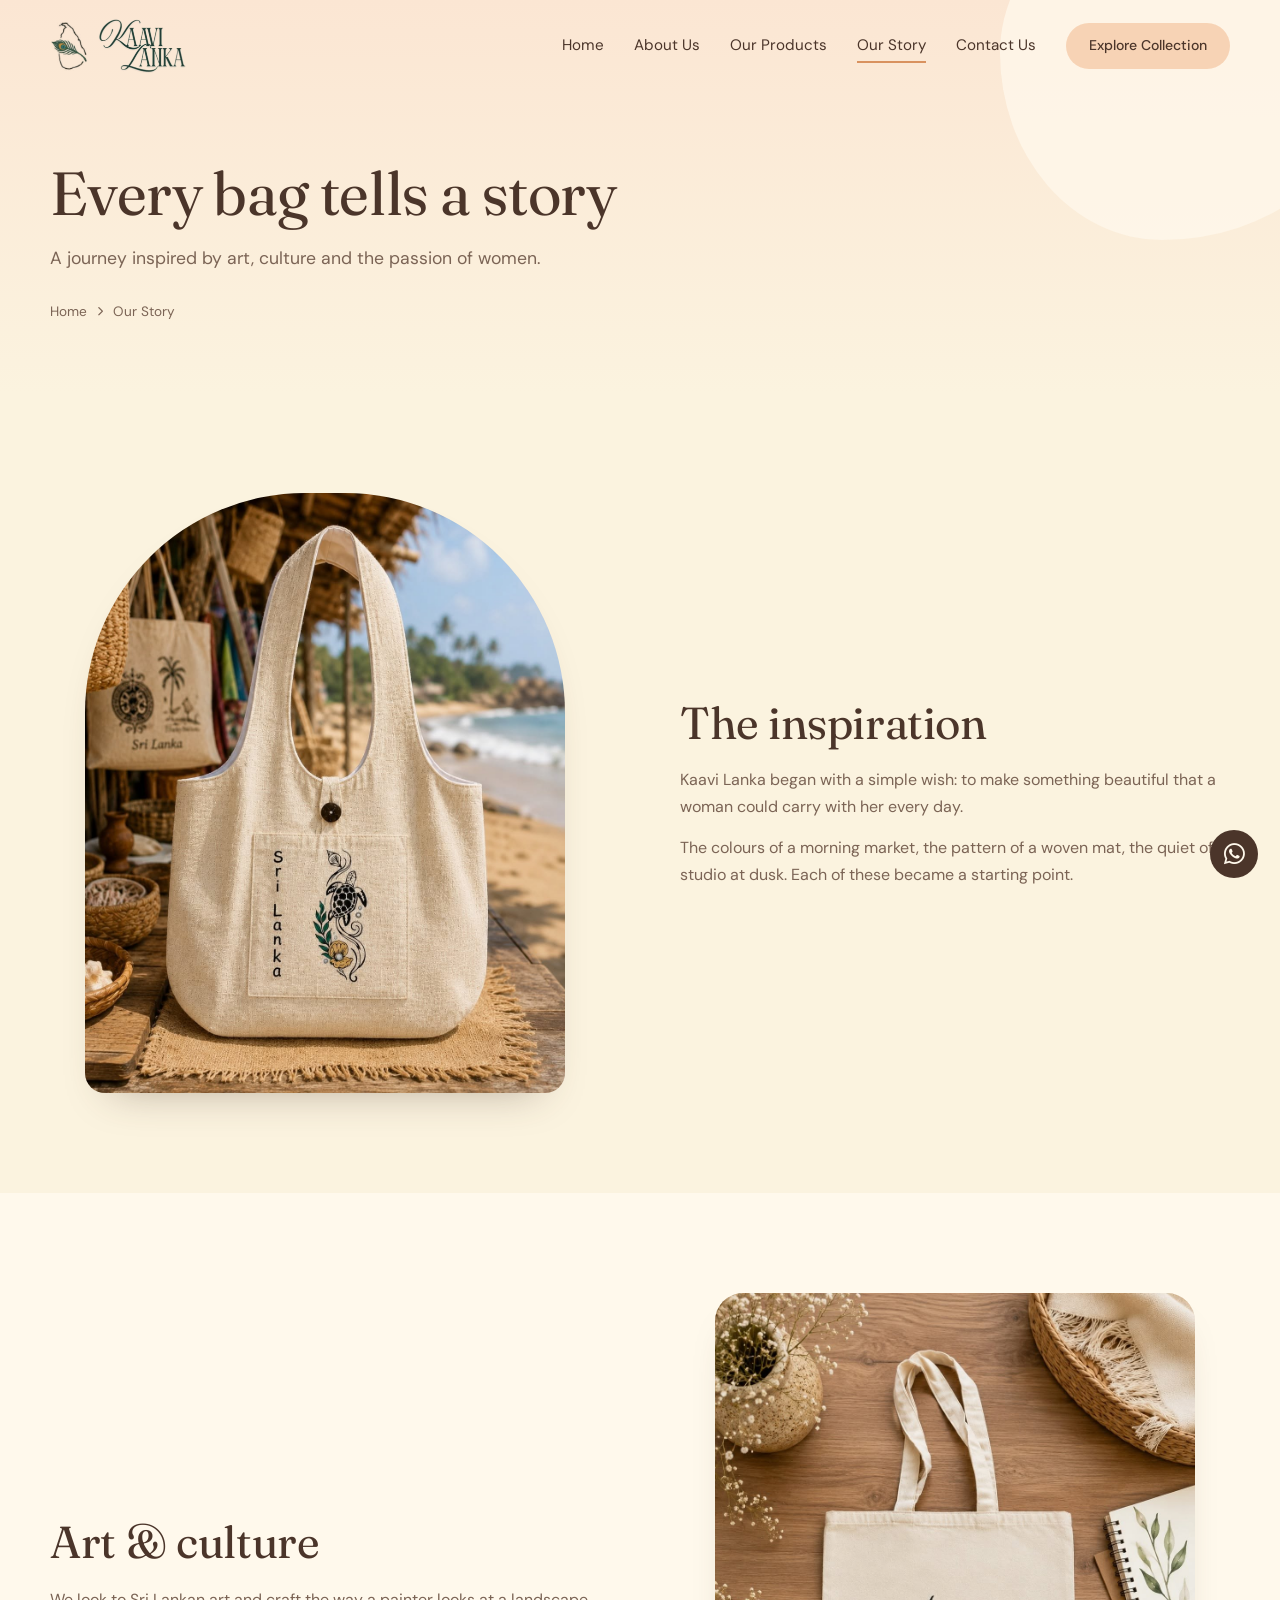
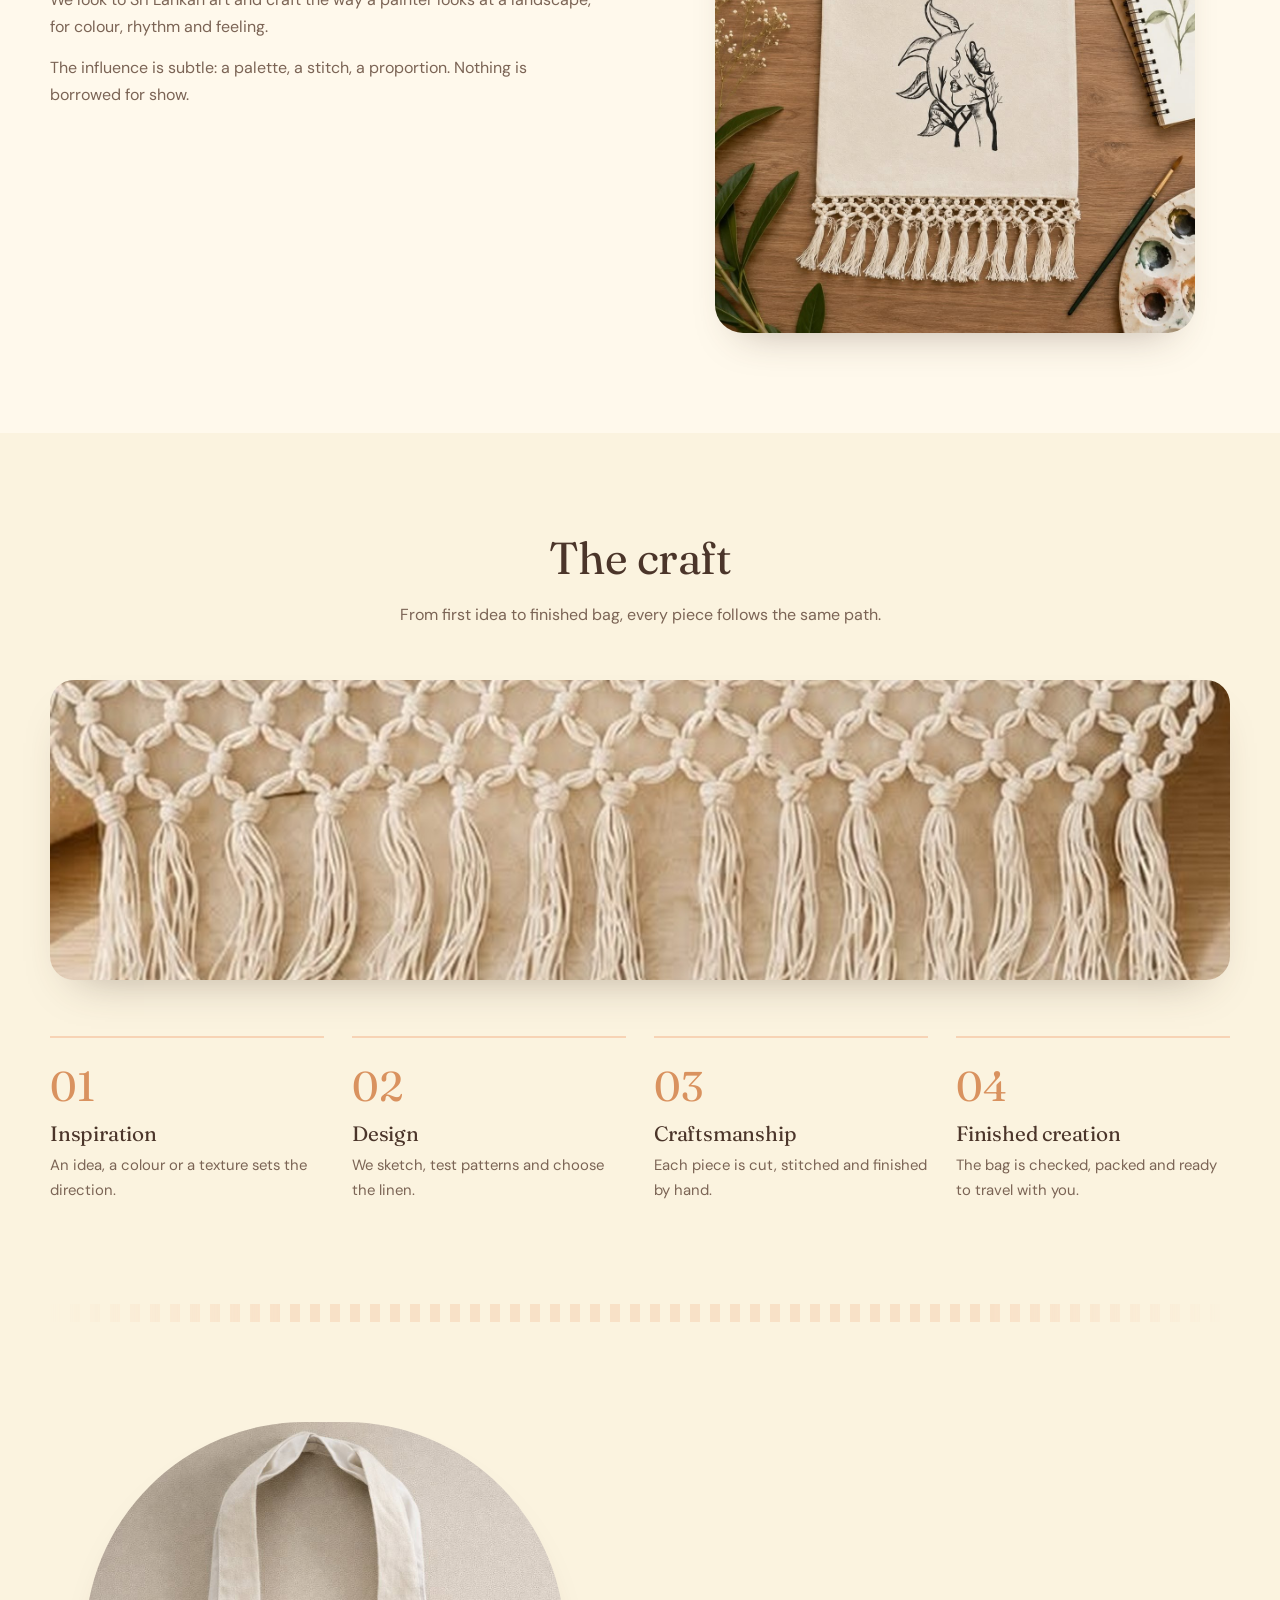
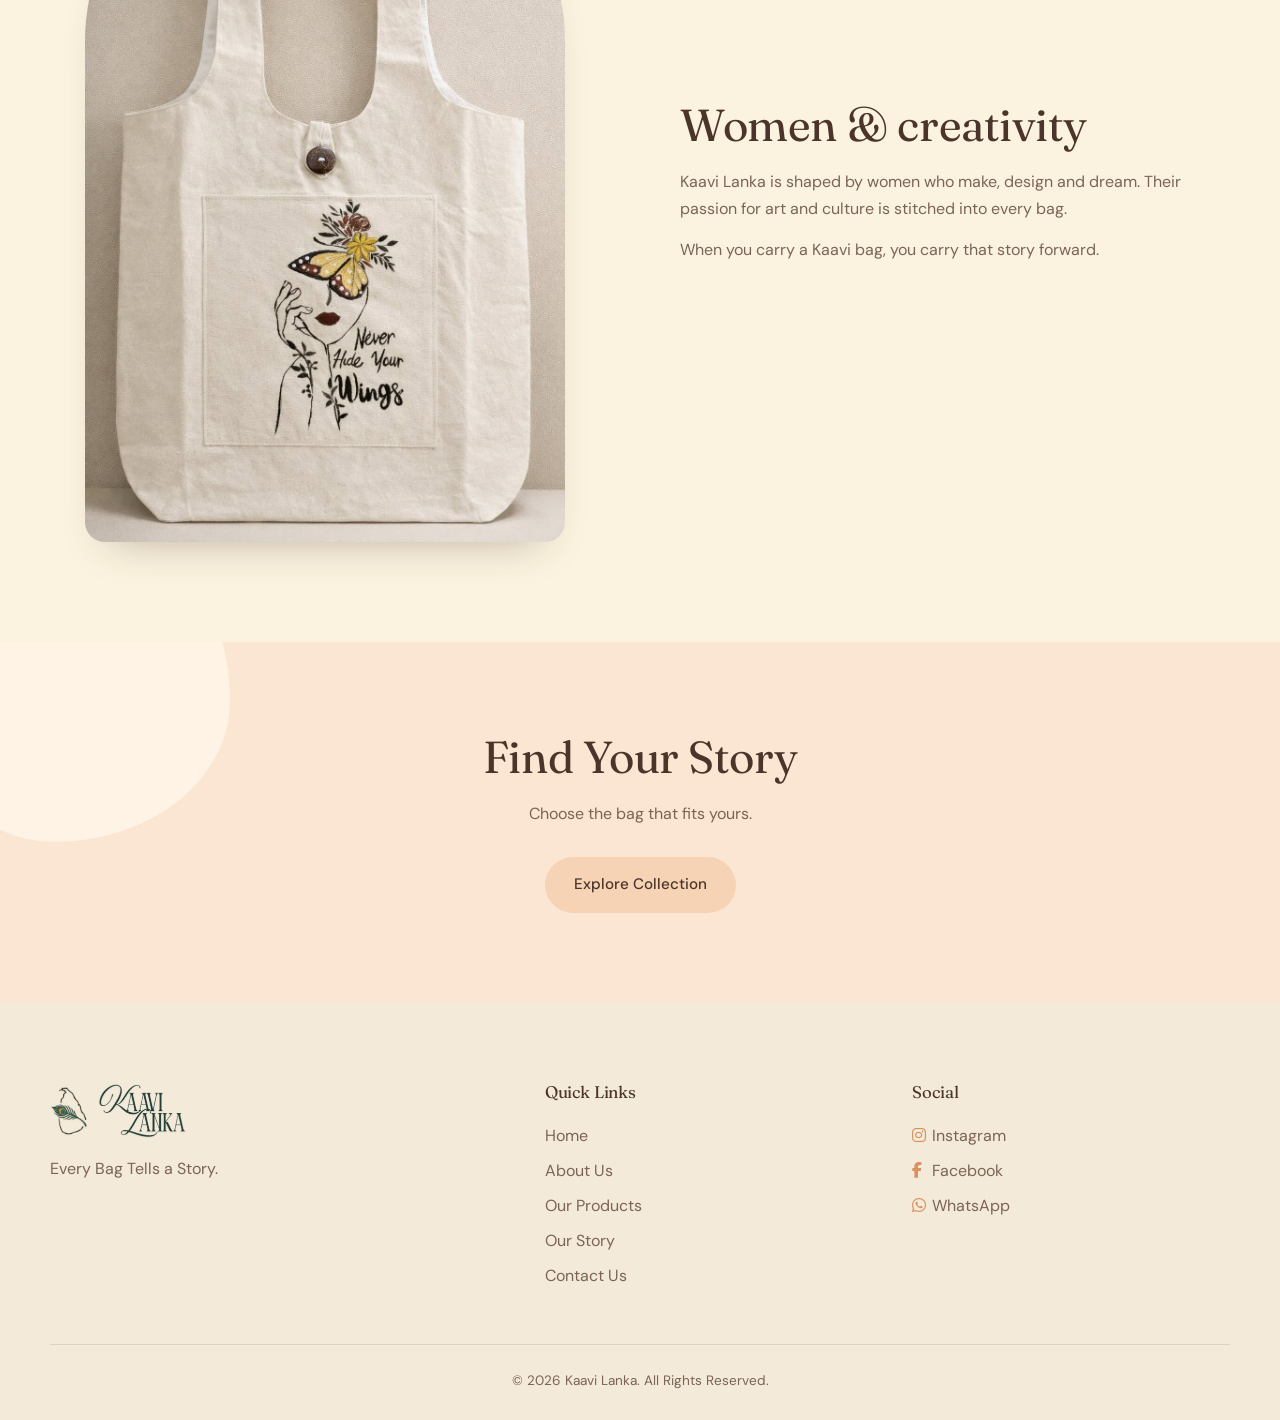
<file: story.html>
<!DOCTYPE html>
<html lang="en">
<head>
<meta charset="UTF-8">
<meta name="viewport" content="width=device-width, initial-scale=1.0">
<title>Our Story | Kaavi Lanka</title>
<meta name="description" content="A journey inspired by art, culture and the passion of women. The story behind every Kaavi Lanka bag.">
<meta name="author" content="Kaavi Lanka">
<meta property="og:title" content="Our Story | Kaavi Lanka">
<meta property="og:description" content="A journey inspired by art, culture and the passion of women. The story behind every Kaavi Lanka bag.">
<meta property="og:type" content="website">
<meta property="og:image" content="assets/images/tote-meadow-butterfly.jpg">
<link rel="icon" href="assets/images/favicon.png" type="image/png">
<link rel="preconnect" href="https://fonts.googleapis.com">
<link rel="preconnect" href="https://fonts.gstatic.com" crossorigin>
<link href="https://fonts.googleapis.com/css2?family=DM+Sans:wght@400;500;600&family=Fraunces:ital,opsz,wght@0,9..144,400;0,9..144,500;1,9..144,400&display=swap" rel="stylesheet">
<link rel="stylesheet" href="https://cdnjs.cloudflare.com/ajax/libs/font-awesome/6.5.2/css/all.min.css">
<link rel="stylesheet" href="style.css">
<script>document.documentElement.classList.add("js")</script>
</head>
<body class="is-loading">

<div class="preloader" id="preloader"><img src="assets/images/logo-emblem.png" alt="Kaavi Lanka" width="416" height="552"></div>

<!-- ================= NAVBAR ================= -->
<header class="navbar" id="navbar">
  <div class="nav-container">
    <a href="index.html" class="brand" aria-label="Kaavi Lanka home">
      <img class="brand-mark" src="assets/images/logo-emblem.png" alt="" width="416" height="552">
      <img class="brand-word" src="assets/images/logo-wordmark.png" alt="Kaavi Lanka" width="711" height="444">
    </a>
    <nav class="nav-links" id="navLinks" aria-label="Main">
      <a href="index.html">Home</a><a href="about.html">About Us</a><a href="products.html">Our Products</a><a href="story.html" class="active">Our Story</a><a href="contact.html">Contact Us</a>
      <a href="products.html" class="btn btn-primary">Explore Collection</a>
    </nav>
    <button class="menu-toggle" id="menuToggle" aria-label="Open navigation" aria-expanded="false"><i class="fa-solid fa-bars"></i></button>
  </div>
</header>

<main>
<section class="page-header">
  <div class="blob"></div>
  <div class="container">
    <h1>Every bag tells a story</h1>
    <p>A journey inspired by art, culture and the passion of women.</p>
    <div class="breadcrumb"><a href="index.html">Home</a><i class="fa-solid fa-chevron-right"></i><span>Our Story</span></div>
  </div>
</section>
<section class="section"><div class="container">
  <div class="split">
  <div class="media reveal"><img src="assets/images/shoulder-sri-lanka-turtle.jpg" alt="A Kaavi Lanka shoulder bag with a sea turtle design on a Sri Lankan beach" width="1122" height="1402" loading="lazy"></div>
  <div class="reveal"><h2>The inspiration</h2><p>Kaavi Lanka began with a simple wish: to make something beautiful that a woman could carry with her every day.</p><p>The colours of a morning market, the pattern of a woven mat, the quiet of a studio at dusk. Each of these became a starting point.</p></div>
</div>
</div></section>

<section class="section alt"><div class="container">
  <div class="split reverse">
  <div class="media round reveal"><img src="assets/images/tote-botanical-face.jpg" alt="A Kaavi Lanka tote with a botanical line drawing, shown with watercolour paints and a sketchbook" width="1086" height="1448" loading="lazy"></div>
  <div class="reveal"><h2>Art &amp; culture</h2><p>We look to Sri Lankan art and craft the way a painter looks at a landscape, for colour, rhythm and feeling.</p><p>The influence is subtle: a palette, a stitch, a proportion. Nothing is borrowed for show.</p></div>
</div>
</div></section>

<section class="section"><div class="container">
  <div class="section-head center reveal"><h2>The craft</h2><p>From first idea to finished bag, every piece follows the same path.</p></div>
  <div class="craft-strip reveal"><img src="assets/images/detail-knotted-fringe.jpg" alt="Knotted fringe detail on a Kaavi Lanka tote" width="1260" height="546" loading="lazy"></div>
  <div class="steps">
    <div class="step reveal"><span class="step-num">01</span><h3>Inspiration</h3><p>An idea, a colour or a texture sets the direction.</p></div>
    <div class="step reveal"><span class="step-num">02</span><h3>Design</h3><p>We sketch, test patterns and choose the linen.</p></div>
    <div class="step reveal"><span class="step-num">03</span><h3>Craftsmanship</h3><p>Each piece is cut, stitched and finished by hand.</p></div>
    <div class="step reveal"><span class="step-num">04</span><h3>Finished creation</h3><p>The bag is checked, packed and ready to travel with you.</p></div>
  </div>
</div></section>
<div class="weave" aria-hidden="true"></div>

<section class="section"><div class="container">
  <div class="split">
  <div class="media reveal"><img src="assets/images/shoulder-never-hide-your-wings.jpg" alt="A Kaavi Lanka shoulder bag with a line-art woman and butterfly and the words Never Hide Your Wings" width="1024" height="1536" loading="lazy"></div>
  <div class="reveal"><h2>Women &amp; creativity</h2><p>Kaavi Lanka is shaped by women who make, design and dream. Their passion for art and culture is stitched into every bag.</p><p>When you carry a Kaavi bag, you carry that story forward.</p></div>
</div>
</div></section>

<section class="cta-banner">
  <div class="blob"></div>
  <div class="container reveal">
    <h2>Find Your Story</h2>
    <p>Choose the bag that fits yours.</p>
    <div class="cta-buttons"><a href="products.html" class="btn btn-primary">Explore Collection</a></div>
  </div>
</section>
</main>

<!-- ================= FOOTER ================= -->
<footer class="footer">
  <div class="container">
    <div class="footer-grid">
      <div class="footer-brand">
        <a href="index.html" class="brand" aria-label="Kaavi Lanka home">
          <img class="brand-mark" src="assets/images/logo-emblem.png" alt="" width="416" height="552">
          <img class="brand-word" src="assets/images/logo-wordmark.png" alt="Kaavi Lanka" width="711" height="444">
    </a>
        <p>Every Bag Tells a Story.</p>
      </div>
      <div class="footer-links"><h4>Quick Links</h4><a href="index.html">Home</a><a href="about.html">About Us</a><a href="products.html">Our Products</a><a href="story.html">Our Story</a><a href="contact.html">Contact Us</a></div>
      <div class="footer-links"><h4>Social</h4>
        <a data-social="instagram" href="#"><i class="fa-brands fa-instagram"></i>Instagram</a>
        <a data-social="facebook" href="#"><i class="fa-brands fa-facebook-f"></i>Facebook</a>
        <a data-wa="Hello Kaavi Lanka, I would like to know more about your bags." href="#"><i class="fa-brands fa-whatsapp"></i>WhatsApp</a>
      </div>
    </div>
    <div class="footer-bottom"><p>© 2026 Kaavi Lanka. All Rights Reserved.</p></div>
  </div>
</footer>

<button class="back-to-top" id="backToTop" aria-label="Back to top"><i class="fa-solid fa-arrow-up"></i></button>
<a data-wa="Hello Kaavi Lanka, I would like to know more about your bags." href="#" class="whatsapp-float" aria-label="Chat with us on WhatsApp"><i class="fa-brands fa-whatsapp"></i></a>

<script src="script.js"></script>
</body>
</html>
</file>
<file: style.css>
/* =========================================
   KAAVI LANKA — MAIN STYLESHEET
   Butter / cream / white / soft peach / warm brown
   Edit colours and fonts in :root below.
========================================= */

:root {
    --butter: #FBF3DF;
    --cream: #FFF9EC;
    --beige: #F3EAD9;
    --peach: #F7D3B5;
    --peach-soft: #FBE6D3;
    --clay: #D9925F;
    --gold: #B98E45;
    --brown: #4B352A;
    --brown-soft: #7B6455;
    --white: #ffffff;
    --line: rgba(75, 53, 42, 0.13);

    --serif: "Fraunces", Georgia, serif;
    --sans: "DM Sans", system-ui, -apple-system, sans-serif;

    --container: 1180px;
    --radius: 18px;
    --ease: cubic-bezier(.22, .7, .2, 1);
    --shadow: 0 22px 44px -26px rgba(75, 53, 42, .4);
}

*, *::before, *::after { box-sizing: border-box; margin: 0; padding: 0; }
html { scroll-behavior: smooth; scroll-padding-top: 90px; }
body {
    font-family: var(--sans);
    background: var(--butter);
    color: var(--brown);
    line-height: 1.7;
    font-size: 1rem;
    overflow-x: clip;
}
body.is-loading, body.modal-open { overflow: hidden; }
img { max-width: 100%; height: auto; display: block; }
a { color: inherit; text-decoration: none; }
button, input, select, textarea { font: inherit; color: inherit; }
button { border: 0; background: none; cursor: pointer; }
:focus-visible { outline: 2px solid var(--clay); outline-offset: 3px; }
.sr-only { position: absolute; width: 1px; height: 1px; overflow: hidden; clip: rect(0 0 0 0); }

h1, h2, h3, h4 { font-family: var(--serif); font-weight: 400; line-height: 1.12; letter-spacing: -.01em; }
h1 { font-size: clamp(2.6rem, 6vw, 4.6rem); }
h2 { font-size: clamp(1.9rem, 3.6vw, 2.8rem); margin-bottom: 18px; }
h3 { font-size: 1.3rem; }
h1 em, h2 em { font-style: italic; color: var(--brown-soft); }
p { color: var(--brown-soft); }

.container { width: min(100% - 48px, var(--container)); margin-inline: auto; }
.section { padding: 100px 0; }
.section.alt { background: var(--cream); }
.center { text-align: center; }
.lead { font-size: 1.1rem; max-width: 56ch; }
.section-head { max-width: 640px; margin-bottom: 52px; }
.section-head.center { margin-inline: auto; }
.section-head p { margin-top: 4px; }

/* ---------- Buttons ---------- */
.btn {
    display: inline-flex; align-items: center; justify-content: center; gap: 10px;
    padding: 14px 28px; border-radius: 999px; font-weight: 500; font-size: .95rem;
    border: 1.5px solid transparent;
    transition: transform .35s var(--ease), background .3s, box-shadow .35s, border-color .3s;
}
.btn-primary { background: var(--peach); color: var(--brown); }
.btn-primary:hover { background: #F1BE96; transform: translateY(-2px); box-shadow: 0 14px 26px -16px rgba(185, 110, 60, .6); }
.btn-outline { border-color: var(--brown); color: var(--brown); }
.btn-outline:hover { background: var(--brown); color: var(--cream); transform: translateY(-2px); }
.btn-whatsapp { background: var(--brown); color: var(--cream); }
.btn-whatsapp:hover { transform: translateY(-2px); box-shadow: 0 14px 26px -16px rgba(75, 53, 42, .7); }
.btn-disabled { opacity: .5; pointer-events: none; }
.text-link { display: inline-flex; gap: 8px; align-items: center; font-weight: 500; border-bottom: 1.5px solid var(--peach); padding-bottom: 2px; transition: gap .3s var(--ease), border-color .3s; }
.text-link:hover { gap: 14px; border-color: var(--clay); }

/* ---------- Preloader ---------- */
.preloader { position: fixed; inset: 0; z-index: 3000; background: var(--butter); display: grid; place-items: center; transition: opacity .6s ease, visibility .6s; }
.preloader.hide { opacity: 0; visibility: hidden; }
.preloader img { height: 84px; width: auto; animation: breathe 1.6s ease-in-out infinite; }
@keyframes breathe { 50% { transform: scale(1.1); } }

/* ---------- Navbar ---------- */
.navbar { position: fixed; inset: 0 0 auto 0; z-index: 1000; padding: 18px 0; transition: background .4s, box-shadow .4s, padding .4s, backdrop-filter .4s; }
.navbar.scrolled { background: rgba(255, 249, 236, .85); backdrop-filter: blur(14px); -webkit-backdrop-filter: blur(14px); box-shadow: 0 10px 30px -22px rgba(75, 53, 42, .5); padding: 10px 0; }
.nav-container { width: min(100% - 48px, var(--container)); margin-inline: auto; display: flex; align-items: center; justify-content: space-between; gap: 24px; }
.brand { display: flex; align-items: center; gap: 12px; }
.brand { gap: 10px; }
.brand-mark { height: 50px; width: auto; }
.brand-word { height: 56px; width: auto; }
.nav-links { display: flex; align-items: center; gap: 30px; }
.nav-links a:not(.btn) { position: relative; font-size: .95rem; padding: 4px 0; }
.nav-links a:not(.btn)::after { content: ""; position: absolute; left: 0; bottom: 0; width: 100%; height: 1.5px; background: var(--clay); transform: scaleX(0); transform-origin: left; transition: transform .35s var(--ease); }
.nav-links a:not(.btn):hover::after, .nav-links a.active::after { transform: scaleX(1); }
.nav-links .btn { padding: 10px 22px; font-size: .88rem; }
.menu-toggle { display: none; width: 44px; height: 44px; border-radius: 50%; font-size: 1.2rem; background: var(--peach-soft); }

/* ---------- Hero ---------- */
.hero { position: relative; padding: 150px 0 90px; overflow: hidden; }
.blob { position: absolute; border-radius: 58% 42% 55% 45% / 48% 56% 44% 52%; z-index: 0; }
.blob.b1 { width: 520px; height: 520px; background: var(--peach-soft); top: -140px; right: -120px; }
.blob.b2 { width: 300px; height: 300px; background: var(--beige); bottom: -110px; left: -90px; }
.hero-grid { position: relative; z-index: 1; display: grid; grid-template-columns: 1.05fr .95fr; gap: 60px; align-items: center; }
.hero-copy h1 { margin-bottom: 24px; }
.hero-copy p { font-size: 1.15rem; max-width: 46ch; margin-bottom: 36px; }
.hero-buttons { display: flex; gap: 14px; flex-wrap: wrap; }
.hero-art { position: relative; max-width: 460px; margin-inline: auto; animation: float 7s ease-in-out infinite; }
.hero-art img { width: 100%; border-radius: 240px 240px 24px 24px; box-shadow: var(--shadow); }
.hero-tag { position: absolute; left: -26px; bottom: 44px; background: var(--white); border-radius: 14px; padding: 14px 18px; box-shadow: var(--shadow); font-size: .85rem; line-height: 1.4; }
.hero-tag strong { display: block; font-family: var(--serif); font-weight: 500; font-size: 1.05rem; }
@keyframes float { 50% { transform: translateY(-10px); } }
.hero-load > * { opacity: 0; transform: translateY(18px); animation: rise .9s var(--ease) forwards; animation-delay: calc(var(--i, 0) * .12s + .5s); }
@keyframes rise { to { opacity: 1; transform: none; } }

/* ---------- Page header (inner pages) ---------- */
.page-header { position: relative; overflow: hidden; padding: 160px 0 70px; background: linear-gradient(180deg, var(--peach-soft), var(--butter)); }
.page-header .blob { width: 360px; height: 360px; background: rgba(255, 249, 236, .75); top: -120px; right: -80px; }
.page-header .container { position: relative; z-index: 1; }
.page-header h1 { font-size: clamp(2.3rem, 5vw, 3.8rem); margin-bottom: 16px; }
.page-header p { max-width: 54ch; font-size: 1.1rem; }
.breadcrumb { display: flex; gap: 10px; align-items: center; margin-top: 26px; font-size: .85rem; color: var(--brown-soft); }
.breadcrumb i { font-size: .6rem; }

/* ---------- Split sections ---------- */
.split { display: grid; grid-template-columns: 1fr 1fr; gap: 80px; align-items: center; }
.split.reverse .media { order: 2; }
.media { position: relative; overflow: hidden; border-radius: 220px 220px 20px 20px; box-shadow: var(--shadow); max-width: 480px; margin-inline: auto; width: 100%; background: var(--beige); }
.media.round { border-radius: 28px; }
.media img { width: 100%; transition: transform 1.2s var(--ease); }
.media:hover img { transform: scale(1.04); }
.split p + p { margin-top: 14px; }
.split .btn, .split .text-link { margin-top: 28px; }

/* ---------- Product cards ---------- */
.products-grid { display: grid; grid-template-columns: repeat(4, 1fr); gap: 28px; }
.product-card { background: var(--white); border-radius: var(--radius); overflow: hidden; display: flex; flex-direction: column; border: 1px solid var(--line); animation: rise .7s var(--ease) both; animation-delay: calc(var(--i, 0) * .06s); transition: transform .45s var(--ease), box-shadow .45s; }
.product-card:hover { transform: translateY(-6px); box-shadow: var(--shadow); }
.product-image { position: relative; overflow: hidden; aspect-ratio: 4 / 5; background: var(--beige); }
.product-image img { width: 100%; height: 100%; object-fit: cover; transition: transform 1s var(--ease); }
.product-card:hover .product-image img { transform: scale(1.05); }
.badge-new { position: absolute; top: 14px; left: 14px; background: var(--cream); font-size: .75rem; font-weight: 500; padding: 4px 12px; border-radius: 999px; }
.product-body { padding: 20px 22px 24px; display: flex; flex-direction: column; flex: 1; }
.product-cat { font-size: .78rem; color: var(--gold); font-weight: 500; margin-bottom: 4px; }
.product-body h3 { font-size: 1.2rem; margin-bottom: 8px; }
.product-body p { font-size: .9rem; line-height: 1.6; margin-bottom: 16px; }
.product-foot { margin-top: auto; display: flex; align-items: center; justify-content: space-between; gap: 10px; }
.product-price { font-family: var(--serif); font-size: 1.1rem; }
.product-price.ask { font-family: var(--sans); font-size: .82rem; color: var(--brown-soft); }
.details-btn { white-space: nowrap; font-size: .85rem; font-weight: 500; padding: 8px 16px; border-radius: 999px; border: 1.5px solid var(--line); transition: background .3s, border-color .3s; }
.details-btn:hover { background: var(--peach); border-color: var(--peach); }
.no-results { grid-column: 1 / -1; text-align: center; padding: 60px 20px; }
.no-results i { font-size: 2rem; color: var(--clay); margin-bottom: 14px; }
.no-results p { font-size: 1.2rem; font-family: var(--serif); color: var(--brown); margin-bottom: 22px; }

/* ---------- Search + filters ---------- */
.search-bar { position: relative; max-width: 560px; margin: 0 auto 28px; }
.search-bar-input { width: 100%; padding: 16px 52px; border-radius: 999px; border: 1.5px solid var(--line); background: var(--white); transition: border-color .3s, box-shadow .3s; }
.search-bar-input:focus { outline: none; border-color: var(--clay); box-shadow: 0 0 0 4px var(--peach-soft); }
.search-bar-icon { position: absolute; left: 20px; top: 50%; transform: translateY(-50%); color: var(--brown-soft); }
.search-bar-clear { position: absolute; right: 12px; top: 50%; transform: translateY(-50%); width: 32px; height: 32px; border-radius: 50%; }
.search-bar-clear:hover { background: var(--beige); }
.products-toolbar { display: flex; flex-wrap: wrap; justify-content: center; gap: 10px; margin-bottom: 48px; }
.category-btn { padding: 9px 22px; border-radius: 999px; border: 1.5px solid var(--line); font-size: .9rem; transition: all .3s; }
.category-btn:hover { border-color: var(--clay); }
.category-btn.active { background: var(--brown); border-color: var(--brown); color: var(--cream); }
.info-note { margin-top: 56px; padding: 22px 26px; background: var(--cream); border-left: 3px solid var(--peach); border-radius: 12px; font-size: .9rem; }

/* ---------- Why / values (open rows, not cards) ---------- */
.why-grid { display: grid; grid-template-columns: repeat(4, 1fr); border-top: 1px solid var(--line); }
.why-item { padding: 36px 28px 8px 0; }
.why-item + .why-item { padding-left: 28px; border-left: 1px solid var(--line); }
.why-icon { width: 52px; height: 52px; border-radius: 50%; background: var(--peach-soft); display: grid; place-items: center; color: var(--clay); font-size: 1.15rem; margin-bottom: 20px; transition: background .4s, transform .4s var(--ease); }
.why-item:hover .why-icon { background: var(--peach); transform: translateY(-3px); }
.why-item h3 { margin-bottom: 10px; }
.why-item p { font-size: .93rem; }

/* ---------- Three-up (philosophy) ---------- */
.trio { display: grid; grid-template-columns: repeat(3, 1fr); gap: 28px; }
.trio-item { background: var(--white); border-radius: var(--radius); padding: 40px 32px; border: 1px solid var(--line); }
.trio-item i { color: var(--clay); font-size: 1.4rem; margin-bottom: 18px; }
.trio-item h3 { margin-bottom: 10px; }

/* ---------- Story steps (a real sequence) ---------- */
.steps { display: grid; grid-template-columns: repeat(4, 1fr); gap: 28px; counter-reset: s; }
.step { position: relative; padding-top: 28px; border-top: 2px solid var(--peach); }
.step-num { font-family: var(--serif); font-size: 2.6rem; color: var(--clay); line-height: 1; display: block; margin-bottom: 14px; }
.step h3 { margin-bottom: 8px; }
.step p { font-size: .93rem; }
.weave { height: 18px; margin: 0 auto; max-width: var(--container); background: repeating-linear-gradient(90deg, var(--peach) 0 10px, transparent 10px 20px); opacity: .55; -webkit-mask: linear-gradient(90deg, transparent, #000 20%, #000 80%, transparent); mask: linear-gradient(90deg, transparent, #000 20%, #000 80%, transparent); }
.quote { font-family: var(--serif); font-size: clamp(1.4rem, 2.6vw, 2rem); font-style: italic; line-height: 1.4; color: var(--brown); max-width: 24ch; }

/* ---------- CTA band ---------- */
.cta-banner { position: relative; overflow: hidden; background: var(--peach-soft); padding: 90px 0; text-align: center; }
.cta-banner .blob { width: 320px; height: 320px; background: var(--cream); opacity: .7; left: -90px; top: -120px; }
.cta-banner .container { position: relative; z-index: 1; max-width: 680px; }
.cta-banner p { margin: 4px auto 30px; }
.cta-buttons { display: flex; gap: 14px; justify-content: center; flex-wrap: wrap; }

/* ---------- Contact ---------- */
.contact-wrapper { display: grid; grid-template-columns: .9fr 1.1fr; gap: 70px; align-items: start; }
.contact-list { margin-top: 28px; display: grid; gap: 22px; }
.contact-item { display: flex; gap: 16px; align-items: center; }
.contact-icon { width: 48px; height: 48px; flex: none; border-radius: 50%; background: var(--peach-soft); display: grid; place-items: center; color: var(--clay); }
.contact-item span { display: block; font-size: .8rem; color: var(--brown-soft); }
.contact-item strong { font-weight: 500; }
.contact-form-wrapper { background: var(--white); border: 1px solid var(--line); border-radius: 24px; padding: 40px; box-shadow: var(--shadow); }
.contact-form-wrapper h3 { margin-bottom: 6px; font-size: 1.6rem; }
.contact-form-wrapper > form > p { margin-bottom: 24px; font-size: .92rem; }
.form-row { display: grid; grid-template-columns: 1fr 1fr; gap: 16px; }
.form-group { margin-bottom: 18px; }
.form-group label { display: block; font-size: .85rem; font-weight: 500; margin-bottom: 6px; }
.form-group input, .form-group textarea { width: 100%; padding: 13px 16px; border-radius: 12px; border: 1.5px solid var(--line); background: var(--cream); transition: border-color .3s, box-shadow .3s; }
.form-group input:focus, .form-group textarea:focus { outline: none; border-color: var(--clay); box-shadow: 0 0 0 4px var(--peach-soft); }
.form-submit { width: 100%; }
.form-submit.is-loading { opacity: .6; pointer-events: none; }
#formMessage { margin-top: 14px; font-size: .9rem; min-height: 1.4em; }
#formMessage.error { color: #A4452C; }

/* ---------- Footer ---------- */
.footer { background: var(--beige); padding: 80px 0 28px; }
.footer-grid { display: grid; grid-template-columns: 1.4fr 1fr 1fr; gap: 50px; padding-bottom: 50px; }
.footer-brand p { margin-top: 16px; max-width: 30ch; }
.footer h4 { font-size: 1.05rem; margin-bottom: 16px; }
.footer-links a { display: block; padding: 4px 0; color: var(--brown-soft); transition: color .3s, transform .3s var(--ease); }
.footer-links a:hover { color: var(--brown); transform: translateX(4px); }
.footer-links i { width: 20px; color: var(--clay); }
.footer-bottom { border-top: 1px solid var(--line); padding-top: 24px; font-size: .85rem; text-align: center; }

/* ---------- Floating buttons ---------- */
.back-to-top, .whatsapp-float { position: fixed; right: 22px; width: 48px; height: 48px; border-radius: 50%; display: grid; place-items: center; z-index: 900; box-shadow: var(--shadow); }
.whatsapp-float { bottom: 22px; background: var(--brown); color: var(--cream); font-size: 1.5rem; transition: transform .35s var(--ease); }
.whatsapp-float:hover { transform: scale(1.08); }
.back-to-top { bottom: 82px; background: var(--white); border: 1px solid var(--line); opacity: 0; visibility: hidden; transform: translateY(10px); transition: all .4s var(--ease); }
.back-to-top.show { opacity: 1; visibility: visible; transform: none; }

/* ---------- Modal ---------- */
.modal { position: fixed; inset: 0; z-index: 2000; display: grid; place-items: center; padding: 20px; opacity: 0; visibility: hidden; transition: opacity .35s ease, visibility .35s; }
.modal.show { opacity: 1; visibility: visible; }
.modal-backdrop { position: absolute; inset: 0; background: rgba(75, 53, 42, .45); backdrop-filter: blur(4px); }
.details-modal-box { position: relative; z-index: 1; display: grid; grid-template-columns: 1fr 1fr; width: min(100%, 880px); max-height: 92vh; overflow: auto; background: var(--cream); border-radius: 26px; transform: translateY(24px) scale(.97); transition: transform .5s var(--ease); }
.modal.show .details-modal-box { transform: none; }
.modal-close { position: absolute; top: 14px; right: 14px; z-index: 2; width: 40px; height: 40px; border-radius: 50%; background: var(--white); }
.details-modal-image { background: var(--beige); }
.modal-main, .fit-contain { position: relative; overflow: hidden; }
.modal-main { aspect-ratio: 4 / 5; }
.modal-main::before, .fit-contain::before { content: ""; position: absolute; inset: -24px; background: var(--img) center / cover; filter: blur(22px); transform: scale(1.08); }
.modal-main img { position: relative; width: 100%; height: 100%; object-fit: contain; }
.product-image.fit-contain img { position: relative; object-fit: contain; }
.thumbs { display: flex; gap: 8px; padding: 12px; }
.thumb { width: 56px; height: 70px; border-radius: 10px; overflow: hidden; border: 2px solid transparent; opacity: .65; transition: opacity .3s, border-color .3s; }
.thumb.active, .thumb:hover { opacity: 1; border-color: var(--clay); }
.thumb img { width: 100%; height: 100%; object-fit: cover; }
.details-modal-body { padding: 44px 36px 36px; }
.details-modal-body h3 { font-size: 1.9rem; margin: 4px 0 12px; }
.spec { margin: 22px 0; border-top: 1px solid var(--line); }
.spec div { display: flex; justify-content: space-between; align-items: center; gap: 16px; padding: 10px 0; border-bottom: 1px solid var(--line); font-size: .92rem; }
.spec dt { color: var(--brown-soft); }
.swatches { display: flex; gap: 8px; }
.swatch { width: 22px; height: 22px; border-radius: 50%; border: 2px solid var(--white); box-shadow: 0 0 0 1px var(--line); }
.modal-price { font-family: var(--serif); font-size: 1.5rem; margin-bottom: 18px; }

/* ---------- Home story band + craft strip ---------- */
.story-band { background: var(--peach-soft); padding: 90px 0; }
.story-band-grid { display: grid; grid-template-columns: 1.1fr .9fr; gap: 70px; align-items: center; }
.story-band .media { max-width: 400px; }
.story-band p { margin-bottom: 28px; max-width: 46ch; }
.craft-strip { margin: 0 0 56px; border-radius: 24px; overflow: hidden; box-shadow: var(--shadow); }
.craft-strip img { width: 100%; max-height: 300px; object-fit: cover; object-position: center 30%; }

/* ---------- Scroll reveal (only when JS is on) ---------- */
.js .reveal { opacity: 0; transform: translateY(26px); transition: opacity .9s var(--ease), transform .9s var(--ease); }
.js .reveal.visible { opacity: 1; transform: none; }

/* ---------- Responsive ---------- */
@media (max-width: 1024px) {
    .products-grid { grid-template-columns: repeat(2, 1fr); }
    .why-grid, .steps { grid-template-columns: repeat(2, 1fr); }
    .why-item:nth-child(3) { padding-left: 0; border-left: 0; }
    .why-item { padding-bottom: 28px; }
    .split, .contact-wrapper { gap: 48px; }
}
@media (max-width: 860px) {
    .menu-toggle { display: grid; place-items: center; }
    .nav-links { position: absolute; top: 100%; left: 12px; right: 12px; flex-direction: column; align-items: stretch; gap: 0; padding: 12px 22px 22px; background: var(--cream); border-radius: 20px; box-shadow: var(--shadow); opacity: 0; visibility: hidden; transform: translateY(-10px); transition: all .4s var(--ease); }
    .nav-links.active { opacity: 1; visibility: visible; transform: none; }
    .nav-links a:not(.btn) { padding: 14px 0; border-bottom: 1px solid var(--line); }
    .nav-links a:not(.btn)::after { display: none; }
    .nav-links .btn { margin-top: 16px; }
    .navbar { background: rgba(255, 249, 236, .9); backdrop-filter: blur(12px); }
    .hero { padding-top: 120px; }
    .hero-grid, .split, .contact-wrapper, .trio, .details-modal-box, .story-band-grid { grid-template-columns: 1fr; }
    .story-band-grid { gap: 40px; }
    .hero-grid { gap: 48px; }
    .split.reverse .media { order: 0; }
    .split { gap: 40px; }
    .hero-art { max-width: 380px; }
    .footer-grid { grid-template-columns: 1fr 1fr; }
    .footer-brand { grid-column: 1 / -1; }
    .modal-main { aspect-ratio: 1 / 1; }
    .section { padding: 72px 0; }
}
@media (max-width: 560px) {
    .container, .nav-container { width: min(100% - 32px, var(--container)); }
    .products-grid, .why-grid, .steps, .form-row, .footer-grid { grid-template-columns: 1fr; }
    .why-item, .why-item + .why-item { padding: 26px 0 6px; border-left: 0; border-bottom: 1px solid var(--line); }
    .hero-tag { left: 10px; bottom: 20px; }
    .contact-form-wrapper { padding: 28px 22px; }
    .details-modal-body { padding: 30px 22px 26px; }
    
    .hero-buttons .btn, .cta-buttons .btn { width: 100%; }
}
@media (prefers-reduced-motion: reduce) {
    *, *::before, *::after { animation: none !important; transition-duration: .01ms !important; scroll-behavior: auto !important; }
    .js .reveal, .hero-load > * { opacity: 1; transform: none; }
}
</file>
